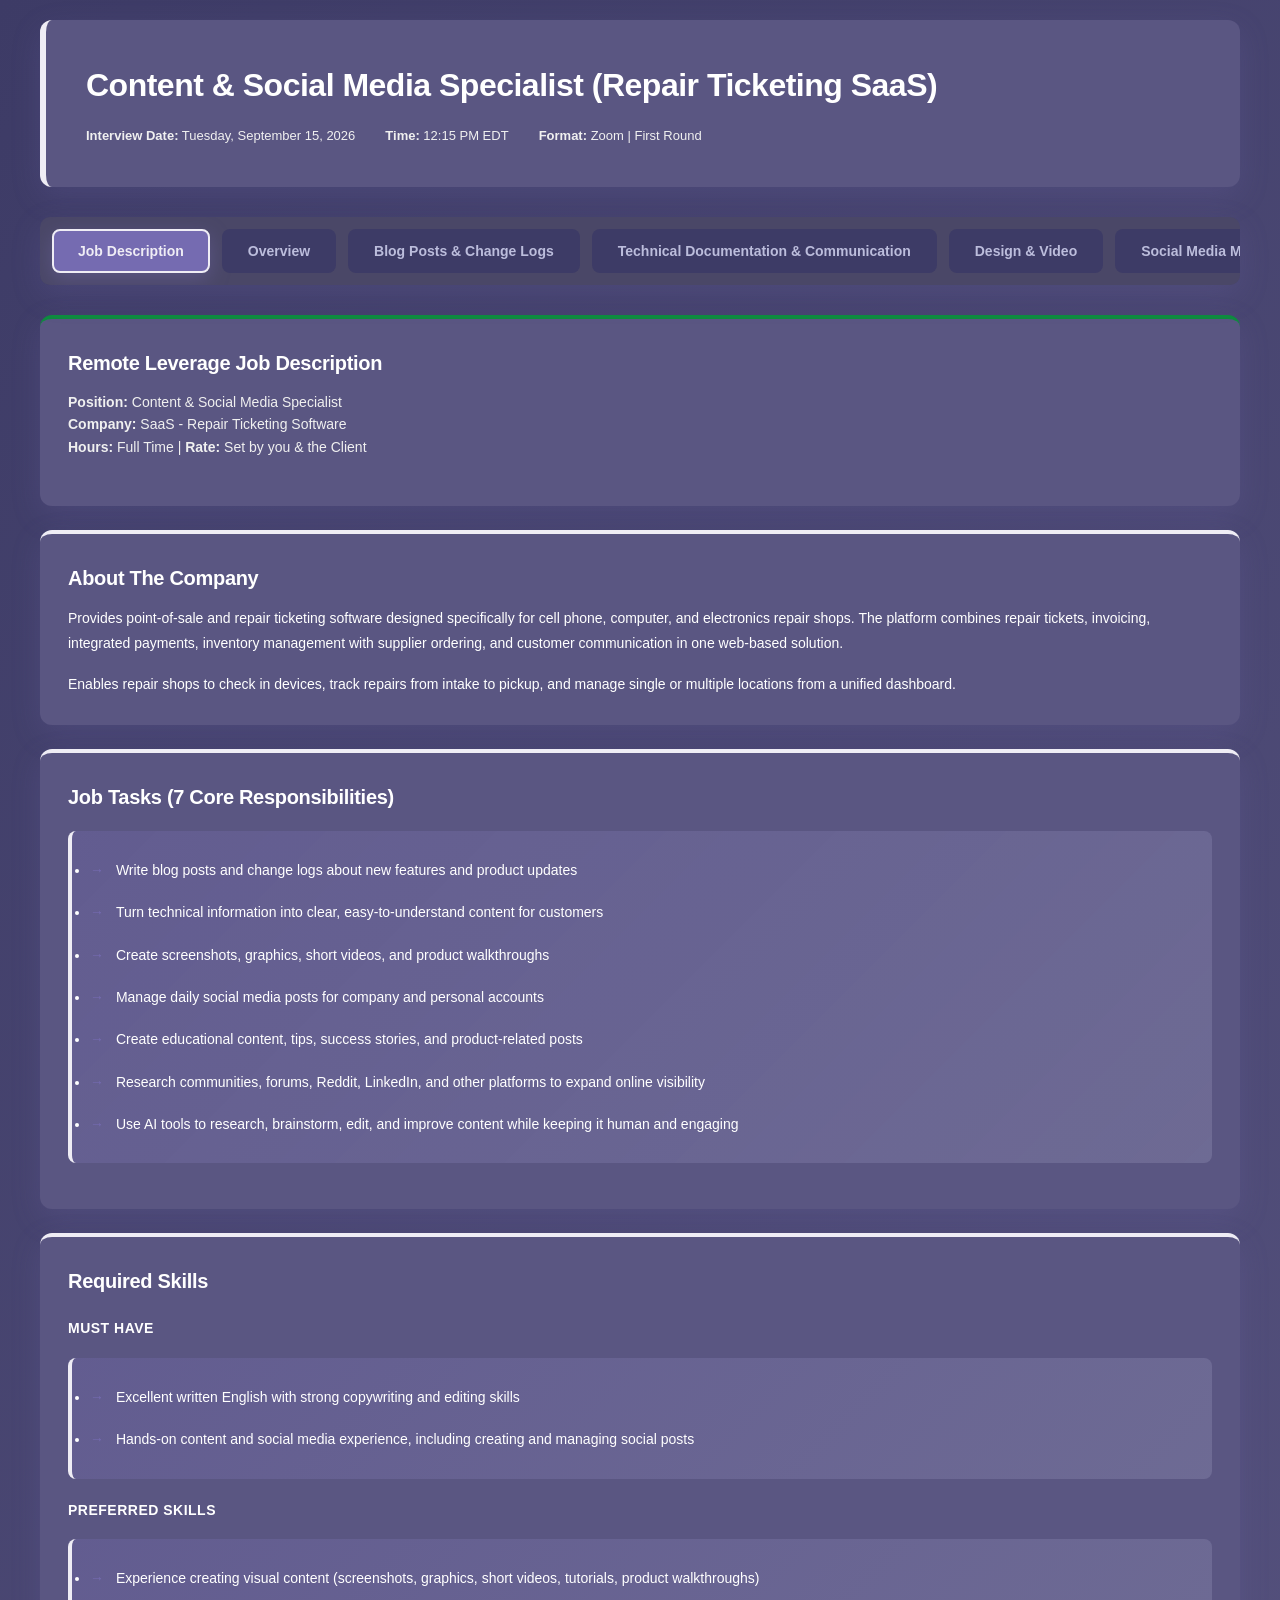
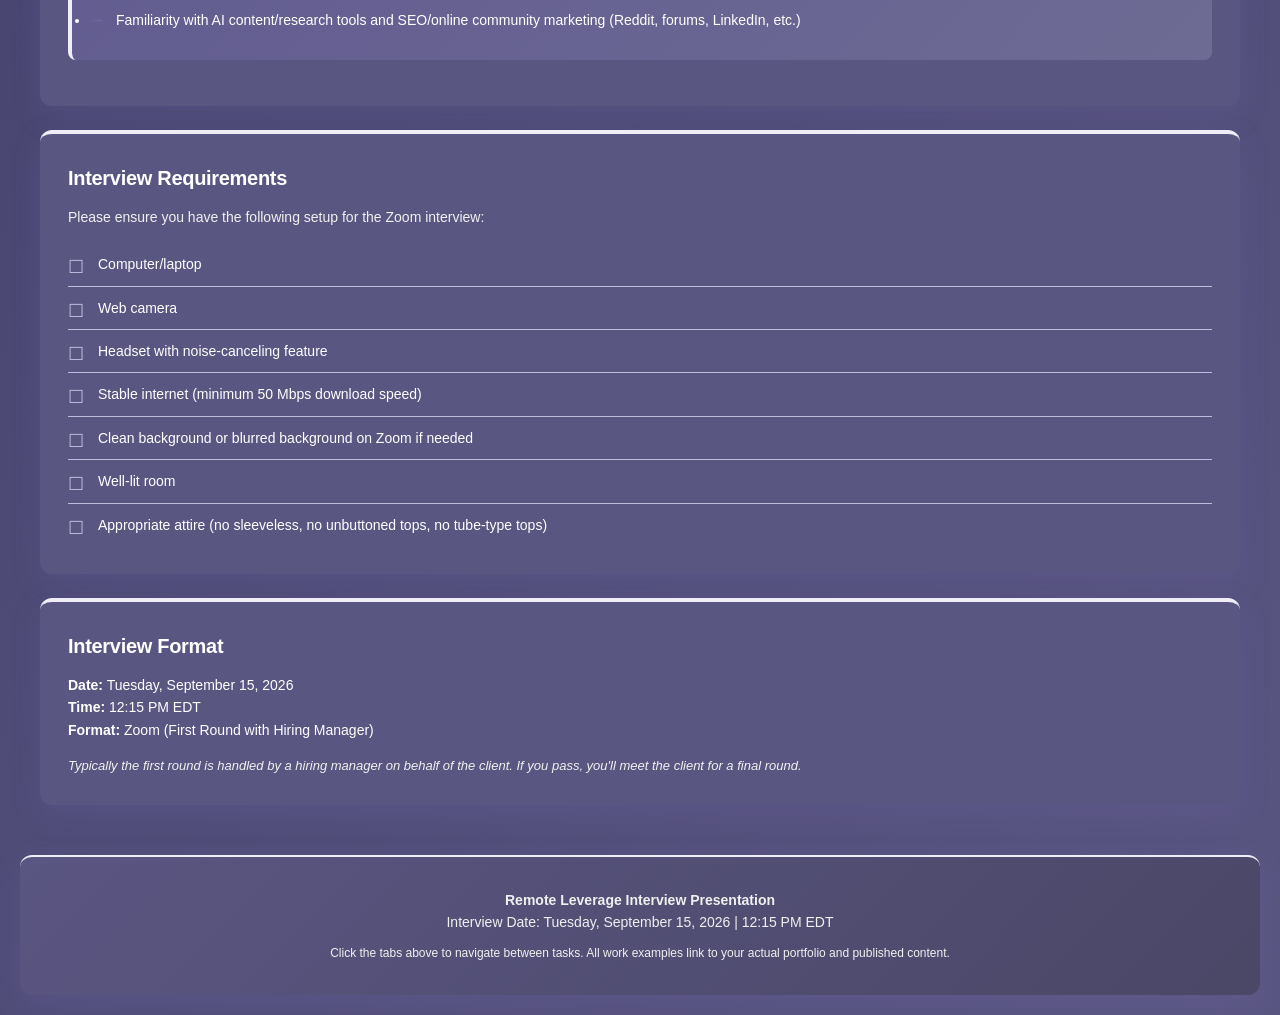
<file: index.html>
<!DOCTYPE html>
<html lang="en">
<head>
    <meta charset="UTF-8">
    <meta name="viewport" content="width=device-width, initial-scale=1.0">
    <title>Remote Leverage Interview - Presentation Document</title>
    <style>
        * {
            margin: 0;
            padding: 0;
            box-sizing: border-box;
        }

        :root {
            --primary: #756bb1;
            --primary-light: #bcbddc;
            --primary-lightest: #efedf5;
            --success: #0e8c3f;
            --warning: #f5a623;
            --danger: #d84315;
            --bg-light: #f8f9fa;
            --text-dark: #ffffff;
            --text-muted: #f0f0f0;
            --border: #bcbddc;
            --gradient-1: linear-gradient(135deg, #756bb1 0%, #bcbddc 100%);
            --gradient-2: linear-gradient(135deg, #756bb1 0%, #efedf5 100%);
            --gradient-3: linear-gradient(135deg, #bcbddc 0%, #756bb1 100%);
            --shadow: 0 10px 30px rgba(117, 107, 177, 0.2);
        }

        @media (prefers-color-scheme: dark) {
            :root {
                --text-dark: #f0f0f0;
                --text-muted: #999;
                --bg-light: #1a1a1a;
                --border: #333;
            }
        }

        body {
            font-family: -apple-system, BlinkMacSystemFont, 'Segoe UI', Roboto, 'Helvetica Neue', sans-serif;
            background: linear-gradient(135deg, #3d3b66 0%, #5a5682 100%);
            color: var(--text-dark);
            line-height: 1.6;
            padding: 20px;
            transition: background 0.3s ease;
        }

        @media (prefers-color-scheme: dark) {
            body {
                background: linear-gradient(135deg, #3d3b66 0%, #5a5682 100%);
            }
        }

        .container {
            max-width: 1200px;
            margin: 0 auto;
        }

        .header {
            background: #5a5682;
            border-radius: 12px;
            padding: 40px;
            margin-bottom: 30px;
            box-shadow: var(--shadow);
            border-left: 6px solid #efedf5;
            transition: all 0.3s ease;
            animation: slideInDown 0.6s ease-out;
        }

        @media (prefers-color-scheme: dark) {
            .header {
                background: #5a5682;
                border-left-color: #efedf5;
            }
        }

        @keyframes slideInDown {
            from {
                opacity: 0;
                transform: translateY(-20px);
            }
            to {
                opacity: 1;
                transform: translateY(0);
            }
        }

        .header h1 {
            font-size: 32px;
            font-weight: 700;
            margin-bottom: 10px;
            color: #ffffff;
            letter-spacing: -0.5px;
        }

        .header p {
            color: var(--text-muted);
            font-size: 15px;
            margin: 8px 0;
            font-weight: 500;
        }

        .meta {
            display: flex;
            gap: 30px;
            margin-top: 15px;
            font-size: 13px;
            color: var(--text-muted);
        }

        .nav-tabs {
            display: flex;
            gap: 12px;
            margin-bottom: 30px;
            background: #4a4767;
            padding: 12px;
            border-radius: 10px;
            overflow-x: auto;
            box-shadow: var(--shadow);
            animation: slideInUp 0.6s ease-out 0.2s both;
        }

        @media (prefers-color-scheme: dark) {
            .nav-tabs {
                background: #4a4767;
            }
        }

        @keyframes slideInUp {
            from {
                opacity: 0;
                transform: translateY(20px);
            }
            to {
                opacity: 1;
                transform: translateY(0);
            }
        }

        .nav-tabs button {
            padding: 12px 24px;
            border: 2px solid transparent;
            background: #3d3b66;
            cursor: pointer;
            border-radius: 8px;
            font-size: 14px;
            font-weight: 600;
            white-space: nowrap;
            transition: all 0.3s cubic-bezier(0.4, 0, 0.2, 1);
            color: #bcbddc;
        }

        @media (prefers-color-scheme: dark) {
            .nav-tabs button {
                background: #3d3b66;
                color: #bcbddc;
            }
        }

        .nav-tabs button:hover {
            background: #756bb1;
            color: #efedf5;
            transform: translateY(-2px);
            box-shadow: 0 4px 12px rgba(239, 237, 245, 0.2);
        }

        @media (prefers-color-scheme: dark) {
            .nav-tabs button:hover {
                background: #756bb1;
                color: #efedf5;
            }
        }

        .nav-tabs button.active {
            background: #756bb1;
            color: #efedf5;
            border-color: #efedf5;
            box-shadow: 0 6px 20px rgba(117, 107, 177, 0.4);
        }

        .task-section {
            display: none;
            animation: fadeIn 0.5s ease;
        }

        .task-section.active {
            display: block;
        }

        @keyframes fadeIn {
            from {
                opacity: 0;
                transform: translateY(10px);
            }
            to {
                opacity: 1;
                transform: translateY(0);
            }
        }

        .card {
            background: #5a5682;
            border-radius: 12px;
            padding: 28px;
            margin-bottom: 24px;
            box-shadow: var(--shadow);
            border-top: 4px solid #efedf5;
            transition: all 0.3s cubic-bezier(0.4, 0, 0.2, 1);
            animation: slideInUp 0.6s ease-out;
        }

        @media (prefers-color-scheme: dark) {
            .card {
                background: #5a5682;
                border-top-color: #efedf5;
            }
        }

        .card:hover {
            transform: translateY(-4px);
            box-shadow: 0 15px 40px rgba(117, 107, 177, 0.3);
        }

        .card h3 {
            font-size: 20px;
            font-weight: 700;
            color: var(--text-dark);
            margin-bottom: 12px;
            display: flex;
            align-items: center;
            gap: 10px;
            letter-spacing: -0.3px;
        }

        .card h4 {
            font-size: 14px;
            color: #ffffff;
            text-transform: uppercase;
            font-weight: 600;
            letter-spacing: 0.5px;
            margin: 20px 0 10px 0;
        }

        .card:first-child {
            border-top-color: var(--success);
        }

        .proof-points {
            background: linear-gradient(135deg, rgba(117, 107, 177, 0.3) 0%, rgba(188, 189, 220, 0.2) 100%);
            padding: 18px;
            border-left: 4px solid #efedf5;
            border-radius: 8px;
            margin: 18px 0;
            transition: all 0.3s ease;
        }

        @media (prefers-color-scheme: dark) {
            .proof-points {
                background: linear-gradient(135deg, rgba(117, 107, 177, 0.3) 0%, rgba(188, 189, 220, 0.2) 100%);
                border-left-color: #efedf5;
            }
        }

        .proof-points:hover {
            transform: translateX(4px);
            box-shadow: 0 4px 12px rgba(239, 237, 245, 0.2);
        }

        .proof-points ul {
            list-style: none;
            padding: 0;
        }

        .proof-points li {
            padding: 10px 0;
            font-size: 14px;
            font-weight: 500;
            color: var(--text-dark);
            transition: all 0.2s ease;
        }

        .proof-points li:hover {
            transform: translateX(4px);
        }

        .proof-points li:before {
            content: "→ ";
            color: var(--primary);
            font-weight: bold;
            margin-right: 8px;
        }

        .work-example {
            background: linear-gradient(135deg, rgba(117, 107, 177, 0.3) 0%, rgba(188, 189, 220, 0.2) 100%);
            border-left: 4px solid #bcbddc;
            padding: 14px 16px;
            border-radius: 8px;
            margin: 12px 0;
            font-size: 14px;
            transition: all 0.3s ease;
        }

        @media (prefers-color-scheme: dark) {
            .work-example {
                background: linear-gradient(135deg, rgba(117, 107, 177, 0.3) 0%, rgba(188, 189, 220, 0.2) 100%);
                border-left-color: #bcbddc;
            }
        }

        .work-example:hover {
            transform: translateX(4px);
            box-shadow: 0 4px 12px rgba(239, 237, 245, 0.2);
        }

        .work-example a {
            color: #efedf5;
            text-decoration: none;
            font-weight: 600;
            position: relative;
            transition: all 0.3s ease;
        }

        .work-example a:visited {
            color: #bcbddc;
        }

        .work-example a:after {
            content: '';
            position: absolute;
            bottom: -2px;
            left: 0;
            width: 0;
            height: 2px;
            background: #efedf5;
            transition: width 0.3s cubic-bezier(0.4, 0, 0.2, 1);
        }

        .work-example a:hover {
            color: #bcbddc;
        }

        .work-example a:visited:hover {
            color: #efedf5;
        }

        .work-example a:hover:after {
            width: 100%;
            background: #bcbddc;
        }

        .interview-answer {
            background: #fffbf0;
            border-left: 4px solid var(--warning);
            padding: 15px;
            border-radius: 6px;
            margin: 15px 0;
            font-style: italic;
            color: #333;
        }

        .code-block {
            background: linear-gradient(135deg, #3d3b66 0%, #2a2849 100%);
            color: #efedf5;
            padding: 20px;
            border-radius: 8px;
            overflow-x: auto;
            font-family: 'Courier New', Courier, monospace;
            font-size: 13px;
            margin: 18px 0;
            line-height: 1.6;
            box-shadow: 0 4px 12px rgba(117, 107, 177, 0.3);
            border-left: 4px solid #bcbddc;
        }

        .checklist {
            list-style: none;
            padding: 0;
        }

        .checklist li {
            padding: 10px 0;
            padding-left: 30px;
            position: relative;
            font-size: 14px;
            border-bottom: 1px solid var(--border);
        }

        .checklist li:last-child {
            border-bottom: none;
        }

        .checklist li:before {
            content: "☐";
            position: absolute;
            left: 0;
            font-size: 18px;
            color: var(--border);
        }

        .checklist li.completed:before {
            content: "☑";
            color: var(--success);
        }

        .alert {
            background: #fff3cd;
            border-left: 4px solid var(--warning);
            padding: 15px;
            border-radius: 6px;
            margin: 15px 0;
            font-size: 14px;
        }

        .alert.success {
            background: #d4edda;
            border-left-color: var(--success);
            color: #155724;
        }

        .two-column {
            display: grid;
            grid-template-columns: 1fr 1fr;
            gap: 20px;
            margin: 15px 0;
        }

        .tip {
            background: linear-gradient(135deg, rgba(117, 107, 177, 0.3) 0%, rgba(188, 189, 220, 0.2) 100%);
            border-radius: 8px;
            padding: 14px 16px;
            font-size: 14px;
            font-weight: 500;
            color: #efedf5;
            margin: 12px 0;
            border-left: 4px solid #bcbddc;
            transition: all 0.3s ease;
        }

        @media (prefers-color-scheme: dark) {
            .tip {
                background: linear-gradient(135deg, rgba(117, 107, 177, 0.3) 0%, rgba(188, 189, 220, 0.2) 100%);
                color: #efedf5;
                border-left-color: #bcbddc;
            }
        }

        .tip:hover {
            transform: translateX(4px);
            box-shadow: 0 4px 12px rgba(239, 237, 245, 0.2);
        }

        .tip:before {
            content: "→ ";
            margin-right: 8px;
            font-weight: bold;
            color: #efedf5;
        }

        .footer {
            background: linear-gradient(135deg, #5a5682 0%, #4a4767 100%);
            border-radius: 12px;
            padding: 32px;
            text-align: center;
            margin-top: 50px;
            box-shadow: var(--shadow);
            color: var(--text-muted);
            font-size: 14px;
            border-top: 2px solid #efedf5;
            animation: slideInUp 0.6s ease-out 0.4s both;
        }

        @media (prefers-color-scheme: dark) {
            .footer {
                background: linear-gradient(135deg, #5a5682 0%, #4a4767 100%);
                border-top-color: #efedf5;
            }
        }

        .footer p {
            transition: all 0.3s ease;
            font-weight: 500;
        }

        .footer p:hover {
            color: var(--primary);
        }

        .task-map {
            display: grid;
            grid-template-columns: 1fr 1fr;
            gap: 15px;
            margin: 20px 0;
        }

        .task-item {
            background: #f0f7ff;
            padding: 15px;
            border-radius: 8px;
            border-left: 4px solid var(--primary);
        }

        .task-item h5 {
            font-size: 13px;
            color: var(--primary);
            font-weight: 600;
            margin-bottom: 8px;
        }

        .task-item p {
            font-size: 12px;
            color: var(--text-muted);
            margin: 5px 0;
        }

        @media (max-width: 768px) {
            .two-column, .task-map {
                grid-template-columns: 1fr;
            }

            .header {
                padding: 20px;
            }

            .nav-tabs {
                flex-direction: column;
            }

            .nav-tabs button {
                width: 100%;
            }
        }
    </style>
</head>
<body>
    <div class="container">
        <!-- Header -->
        <div class="header">
            <h1>Content & Social Media Specialist (Repair Ticketing SaaS)</h1>
            <div class="meta">
                <div><strong>Interview Date:</strong> Tuesday, September 15, 2026</div>
                <div><strong>Time:</strong> 12:15 PM EDT</div>
                <div><strong>Format:</strong> Zoom | First Round</div>
            </div>
        </div>

        <!-- Navigation Tabs -->
        <div class="nav-tabs" id="navTabs">
            <button class="tab-btn active" data-tab="job-description">Job Description</button>
            <button class="tab-btn" data-tab="opening">Overview</button>
            <button class="tab-btn" data-tab="task1">Blog Posts & Change Logs</button>
            <button class="tab-btn" data-tab="task2">Technical Documentation & Communication</button>
            <button class="tab-btn" data-tab="task3">Design & Video</button>
            <button class="tab-btn" data-tab="task4">Social Media Management</button>
            <button class="tab-btn" data-tab="task5">Educational Content</button>
            <button class="tab-btn" data-tab="task6">Community Engagement</button>
            <button class="tab-btn" data-tab="task7">Applying AI Tools</button>
        </div>

        <!-- JOB DESCRIPTION -->
        <div id="job-description" class="task-section active">
            <div class="card">
                <h3>Remote Leverage Job Description</h3>
                <div style="font-size: 14px; color: var(--text-muted); margin-bottom: 20px;">
                    <p><strong>Position:</strong> Content & Social Media Specialist</p>
                    <p><strong>Company:</strong> SaaS - Repair Ticketing Software</p>
                    <p><strong>Hours:</strong> Full Time | <strong>Rate:</strong> Set by you & the Client</p>
                </div>
            </div>

            <div class="card">
                <h3>About The Company</h3>
                <p style="font-size: 14px; line-height: 1.8; color: var(--text-dark); margin-bottom: 15px;">
                    Provides point-of-sale and repair ticketing software designed specifically for cell phone, computer, and electronics repair shops. The platform combines repair tickets, invoicing, integrated payments, inventory management with supplier ordering, and customer communication in one web-based solution.
                </p>
                <p style="font-size: 14px; line-height: 1.8; color: var(--text-dark);">
                    Enables repair shops to check in devices, track repairs from intake to pickup, and manage single or multiple locations from a unified dashboard.
                </p>
            </div>

            <div class="card">
                <h3>Job Tasks (7 Core Responsibilities)</h3>
                <ul class="proof-points">
                    <li>Write blog posts and change logs about new features and product updates</li>
                    <li>Turn technical information into clear, easy-to-understand content for customers</li>
                    <li>Create screenshots, graphics, short videos, and product walkthroughs</li>
                    <li>Manage daily social media posts for company and personal accounts</li>
                    <li>Create educational content, tips, success stories, and product-related posts</li>
                    <li>Research communities, forums, Reddit, LinkedIn, and other platforms to expand online visibility</li>
                    <li>Use AI tools to research, brainstorm, edit, and improve content while keeping it human and engaging</li>
                </ul>
            </div>

            <div class="card">
                <h3>Required Skills</h3>
                <h4>Must Have</h4>
                <ul class="proof-points">
                    <li>Excellent written English with strong copywriting and editing skills</li>
                    <li>Hands-on content and social media experience, including creating and managing social posts</li>
                </ul>

                <h4>Preferred Skills</h4>
                <ul class="proof-points">
                    <li>Experience creating visual content (screenshots, graphics, short videos, tutorials, product walkthroughs)</li>
                    <li>Familiarity with AI content/research tools and SEO/online community marketing (Reddit, forums, LinkedIn, etc.)</li>
                </ul>
            </div>

            <div class="card">
                <h3>Interview Requirements</h3>
                <p style="font-size: 14px; color: var(--text-muted); margin-bottom: 15px;">Please ensure you have the following setup for the Zoom interview:</p>
                <ul class="checklist">
                    <li>Computer/laptop</li>
                    <li>Web camera</li>
                    <li>Headset with noise-canceling feature</li>
                    <li>Stable internet (minimum 50 Mbps download speed)</li>
                    <li>Clean background or blurred background on Zoom if needed</li>
                    <li>Well-lit room</li>
                    <li>Appropriate attire (no sleeveless, no unbuttoned tops, no tube-type tops)</li>
                </ul>
            </div>

            <div class="card">
                <h3>Interview Format</h3>
                <p style="font-size: 14px; color: var(--text-dark); margin-bottom: 12px;">
                    <strong>Date:</strong> Tuesday, September 15, 2026<br>
                    <strong>Time:</strong> 12:15 PM EDT<br>
                    <strong>Format:</strong> Zoom (First Round with Hiring Manager)
                </p>
                <p style="font-size: 13px; color: var(--text-muted); margin-top: 15px; font-style: italic;">
                    Typically the first round is handled by a hiring manager on behalf of the client. If you pass, you'll meet the client for a final round.
                </p>
            </div>
        </div>

        <!-- OVERVIEW WITH EXAMPLES -->
        <div id="opening" class="task-section">
            <div class="card">
                <h3>Overview</h3>
            </div>

            <div class="card">
                <h3>Experience</h3>
                <h4>Blog & Content Publishing</h4>
                <div class="work-example">
                    <strong>Sakuraco Blog:</strong> <a href="https://sakura.co/authors/tokyoterry" target="_blank">104 Published Articles</a> (Cultural & Travel Content)
                </div>
                <div class="work-example">
                     <strong>Tokyo Treat Blog:</strong> <a href="https://tokyotreat.com/authors/tokyoterry" target="_blank">13 Published Articles</a> (Food & Cultural Content)
                </div>
                <div class="work-example">
                    <strong>Yume Twins Blog:</strong> <a href="https://www.google.com/search?q=site%3Ayumetwins.com+%22By+Terry+T%22&num=10&sxsrf=APpeQnuGLRvl3A1jKDDgBabN0fg8EetxhQ%3A17881099199454" target="_blank">4 Published Articles</a> (Entertainment Content) | Discovered conservation story while at university, brought situation to seaturtles.org's attention
                </div>
                <div class="work-example">
                    <strong>Chizujin Blog:</strong> <a href="https://chizujin.wordpress.com/?s=Author%3A+Terry+T" target="_blank">Articles by Terry T</a> Older blog collecting and covering topics of interest; travel guides, sleep, etc.
                </div>
                <div class="work-example">
                    <strong>Environmental Journalism:</strong> <a href="https://seaturtles.org/mtv-damaged-sea-turtle-beach-in-tobago/" target="_blank">MTV Damaged: Sea Turtle Beach in Tobago</a> | Gathered research, wrote press release, worked with collective editor (tirnadmin network) to publish as part of conservation history
                </div>
                <div class="work-example">
                    <strong>Loose Records Japan:</strong> Co-founder | <a href="https://www.youtube.com/watch?v=v7qvFteijxw & graphic design" target="_blank">Video editing</a>, Managed Facebook, YouTube, Twitter for international artists
                </div>

                <h4>Technical Documentation & AI Integration</h4>
                <div class="work-example">
                    <strong>Woven by Toyota:</strong> Applied Diátaxis framework, created Git-based newsletter templates, integrated AI tools (ChatGPT, Claude, Gemini)
                </div>
                <div class="work-example">
                    <strong>LogicVein:</strong> Redesigned API documentation, automated document migration pipelines
                </div>
                <div class="work-example">
                    <strong>Rakuten:</strong> Established documentation department from ground zero
                </div>

                <h4>Training & Instruction</h4>
                <div class="work-example">
                    <strong>Eigotechnica:</strong> 17+ years | 1,000+ students trained | Test preparation coaching
                </div>
                <div class="work-example">
                    <strong>GLOVA:</strong> Managed full curriculum development, trained 100+ instructors
                </div>

                <h4>LinkedIn Profile</h4>
                <div class="work-example">
                    <strong>LinkedIn:</strong> <a href="https://www.linkedin.com/in/terry-t-895a31204/" target="_blank">linkedin.com/in/terry-t-895a31204</a>
                </div>
            </div>

        </div>



        <!-- Blog Posts & Changelogs -->
        <div id="task1" class="task-section">
            <div class="card">
                <h3>Blog Posts & Changelogs</h3>

                <h4>Experience</h4>
                <div class="work-example">
                    <strong><a href="https://sakura.co/authors/tokyoterry" target="_blank">Sakuraco Blog: 104 Articles</a>:</strong> Proven track record of publishing at scale
                </div>
                <div class="work-example">
                    <strong><a href="https://tokyotreat.com/authors/tokyoterry" target="_blank">Tokyo Treat: 13 Articles</a>:</strong> Content creation for diverse audiences
                </div>
                <div class="work-example">
                    <strong>Rakuten:</strong> Created product guides and feature documentation for various categories of Infrastructure as a Service (IaaS) - <strong><a href="https://share.google/aimode/nrKuceptfi0Tp3dhd" target="_blank">BMaaS, VMaaS, STaaS, RIaaS, NaaS</a></strong>  & updated document revision logs with semantic versioning: <a href="https://drive.google.com/file/d/1O9l03dXxpZg3Rva0eA1PQF72TDG--_O8/view?usp=drive_link" target="_blank"> Rakuten VMaaS, RIaaS Comparison</a>
                </div> 
                <div class="work-example">
                    <strong>Woven by Toyota:</strong> Created and updated technical documentation and user guides for various versions of Stargate product and services (v1.0.1 — patch, bug fix or security fix; v1.1.0 — minor, new feature added;, v1.1.0 → v2.0.0 — major, breaking change)<a href="https://drive.google.com/file/d/1tvnIn7ilIhLjG6UDZCULCfWlh1-RTG05/view?usp=drive_link" target="_blank"> e.g. Stargate Self-Hosted Runners for EMU</a>
                </div>

                <h4>Potential Actions</h4>
                <ul class="proof-points">
                    <li>Balance SEO optimization with informative / entertaining / educational content</li>
                    <li>Research repair shop and/or customer pain points</li>
                    <li>Translate features, updates, announcements into technical and non-technical language suitable for new technicians</li>
                    <li>Schedule and publish social media content tied to release cycles, feature launches, optimum posting times</li>
                    <li>Google Analytics (for tracking performance); Facebook, Instagram, TikTok, Twitter/X, Instagram (platforms for posting); YouTube (for video walkthroughs); Canva, Adobe Creative Suite (graphic design)</li>
                </ul>
            </div>
        </div>

        <!-- Technical Communication -->
        <div id="task2" class="task-section">
            <div class="card">
                <h3>Technical Communication</h3>

                <h4>Experience</h4>
                <div class="work-example">
                    <strong>Woven by Toyota:</strong> Applied Diátaxis framework to complex user guides | <a href="https://drive.google.com/file/d/1tvnIn7ilIhLjG6UDZCULCfWlh1-RTG05/view?usp=drive_link" target="_blank">Stargate Documentation</a>, extensive experience with Jira ticketing and GitHub issue tracking for product updates, bug fixes, and feature requests
                </div>
                <div class="work-example">
                    <strong>LogicVein:</strong> Redesigned <a href="https://drive.google.com/file/d/1MD3gLzChz81o0Qv8u9LUynzAzuN94V67/view?usp=drive_link" target="_blank">Thirdeye</a> and <a href="https://drive.google.com/file/d/1f2TOSX2BtzPa-g3vQE-ooNm3sO9wXXXt/view?usp=drive_link" target="_blank">Netld</a> product manuals; Updated <a href="https://logicvein.com/blog-and-news/" target="_blank">SEO markdown newsletter and blog files</a>, extensive experience withJira ticketing and GitHub issue tracking for product updates, bug fixes, and feature requests
                </div>
                <div class="work-example">
                    <strong><a href="https://drive.google.com/file/d/1tvnIn7ilIhLjG6UDZCULCfWlh1-RTG05/view?usp=drive_link" target="_blank">Stargate Self-Hosted Runners for EMU</a>:</strong> Technical documentation with structured formatting
                </div>
                <div class="work-example">
                    <strong><a href="https://drive.google.com/file/d/1YKNs7d5SrfoQB4npWkjXATzpIsY5BZan/view?usp=sharing" target="_blank">Inedo Repackaging Guide Newsletter</a>:</strong> Complex technical process documentation for developer clarity
                </div>

                <h4>Potential Actions</h4>
                <ul class="proof-points">
                    <li>Diátaxis framework applied to restructure complex product guides for diverse audiences (tutorials, how-to guides, explanations, and reference materials)</li>
                    <li>Focus on shop owner language: 'Check in devices,' 'track repairs'—not technical jargon</li>
                </ul>
            </div>
        </div>

        <!-- TASK 3 -->
        <div id="task3" class="task-section">
            <div class="card">
                <h3>Graphic Design & Videography</h3>

                <h4>Experience</h4>
                <div class="work-example">
                    <strong>Loose Records Japan:</strong> Video editing, graphic design (professional-level) for international artists | <a href="https://youtu.be/v7qvFteijxw?si=1w3JqHkN2xpLNbOC" target="_blank">Promo Video Example</a>
                </div>
                <div class="work-example">
                    <strong>Sumifuku Real Estate:</strong> <a href="https://sumifuku.net/?s=Terry" target="_blank">Visual workflow and content strategy</a> for photography and image editing pipeline; created assets for web content showing product integration across visual media
                </div>
                <div class="work-example">
                    <strong>Woven by Toyota:</strong> Created workflow documentation and training materials with visuals; developed instructional screenshots and process diagrams
                </div>
                <div class="work-example">
                    <strong><a href="https://chizujin.com/art-and-design/design/" target="_blank">Design Portfolio</a>:</strong> Complete art and design work samples
                </div>
                <div class="work-example">
                    <strong><a href="https://www.youtube.com/user/Chizujin" target="_blank">Video Editing Portfolio</a>:</strong> Professional video editing experience (Loose Records, private projects)
                </div>

                <h4>Potential Actions</h4>
                <ul class="proof-points">
                    <li>Adobe Premiere for professional video editing</li>
                    <li>Photoshop, Illustrator for graphic design and visual asset creation</li>
                    <li>Confirm brand guidelines and visual identity for consistent content creation (brand colors, typography, logo usage)</li>
                </ul>
            </div>
        </div>

        <!-- Manage Daily Social Media Posts -->
        <div id="task4" class="task-section">
            <div class="card">
                <h3>Manage Daily Social Media Posts</h3>

                <h4>Experience</h4>
                <div class="work-example">
                    <strong>Loose Records Japan:</strong> Devised content/engagement strategies across Facebook, YouTube, Twitter | Managed social media platforms | Coordinated promotional campaigns
                </div>
                <div class="work-example">
                    <strong>Chizujin Blog:</strong> <a href="https://chizujin.wordpress.com/?s=Author%3A+Terry+T" target="_blank">Articles by Terry T</a> Older blog collecting and covering topics of interest; travel guides, sleep, etc.
                </div>
                <div class="work-example">
                    <strong><a href="https://outsidein3.wordpress.com/" target="_blank">Outside In Blog</a>:</strong> ; local blog serving as workflow practice for content creation and social media management
                </div>
                <div class="work-example">
                    <strong><a href="https://www.instagram.com/chizujin" target="_blank">Instagram @chizujin</a>:</strong> Travel blogging through photography with occasional artistic content
                </div>

                <h4>Potential Actions</h4>
                <ul class="proof-points">
                    <li>Multi-platform social media management experience (Facebook, YouTube, Twitter, LinkedIn)</li>
                    <li>Platform-specific messaging strategies that resonate with target audiences</li>
                    <li>Content calendar mixing educational content (tips, features) with social proof (customer stories)</li>
                    <li>Weekly scheduling: Mon (industry tips), Tue (success stories), Wed (features), Thu (thought leadership), Fri (recaps)</li>
                </ul>
            </div>
        </div>

        <!-- TASK 5 -->
        <div id="task5" class="task-section">
            <div class="card">
                <h3>Educational Content</h3>

                <h4>Experience</h4>
                <div class="work-example">
                    <strong>Eigotechnica (17+ years):</strong> 1,000+ students trained | Test preparation coaching | Customized programs
                </div>
                <div class="work-example">
                    <strong>GLOVA:</strong> Managed full curriculum development | Trained 100+ instructors | Created learning materials
                </div>
                <div class="work-example">
                    <strong>Hosei University:</strong> Conducted university-level essay writing courses | Academic advising
                </div>
                <div class="work-example">
                    <strong><a href="https://drive.google.com/file/d/1YKNs7d5SrfoQB4npWkjXATzpIsY5BZan/view?usp=sharing" target="_blank">Appier AI Assistant Manual</a>:</strong> User Guide & Documentation for complex technical tools
                </div>
                <div class="work-example">
                    15+ years' experience in the education industry as an instructor, lesson planner, and curriculum developer
                </div>

                <h4>Potential Actions</h4>
                <ul class="proof-points">
                    <li>1,000+ students trained by breaking complex topics into digestible pieces</li>
                    <li>Tip-based content solving specific shop owner problems (faster checkout, better tracking)</li>
                    <li>Success stories demonstrating ROI and business impact for repair shop operators</li>
                    <li>Examples: "5 Ways to Organize Your Repair Queue", "[Shop Name] increased satisfaction by 25% with SMS notifications", "Hidden feature: Bulk invoice generation saves 30 min/week"</li>
                </ul>
            </div>
        </div>

        <!-- TASK 6 -->
        <div id="task6" class="task-section">
            <div class="card">
                <h3>Research Communities (Reddit, Forums, LinkedIn)</h3>

                <h4>Experience</h4>
                <div class="work-example">
                    <strong>Reddit:</strong> Active user with multiple accounts | Regular community visitor | r/computersupport, r/smallbusiness research
                </div>
                <div class="work-example">
                    <strong>Sumifuku:</strong> <a href="https://sumifuku.net/?s=Terry" target="_blank">Keyword research with Semrush</a> | Competitor analysis and benchmarking
                </div>
                <div class="work-example">
                    <strong>Loose Records:</strong> Community engagement strategy for international artists
                </div>
                <div class="work-example">
                    <strong>Google Trends & AnswerThePublic:</strong> Search volume analysis and demand signal research for content validation
                </div>

                <h4>Potential Actions</h4>
                <ul class="proof-points">
                    <li>Active Reddit participation across repair and small business communities (r/computersupport, r/smallbusiness, r/electronics_repair)</li>
                    <li>Semrush keyword analysis and Google Trends for demand signals and content gaps</li>
                    <li>LinkedIn community research to identify trending topics and shop owner pain points</li>
                    <li>Data-driven strategy combining authentic community insights with keyword validation</li>
                </ul>
            </div>
        </div>

        <!-- TASK 7 -->
        <div id="task7" class="task-section">
            <div class="card">
                <h3>Applying AI Tools</h3>

                <h4>Experience</h4>
                <div class="work-example">
                    <strong>Woven by Toyota:</strong> Developed AI-assisted documentation automation workflows | Trained internal AI models | Integrated ChatGPT, Claude, Gemini, Grok, Copilot, Wovey
                </div>
                <div class="work-example">
                    <strong><a href="https://sakura.co/authors/tokyoterry" target="_blank">Ichigo Inc. / Sakuraco</a>:</strong> Created AI-optimized prompts | Produced SEO-optimized articles using ChatGPT, Grok, Claude, Gemini
                </div>
                <div class="work-example">
                    <strong><a href="https://drive.google.com/drive/u/0/folders/1oZy8uJjVAkqv7O3s8NuB6-q7nrPkmTZM" target="_blank">ProGet Repackaging Guide</a>:</strong> Documented complex technical processes using AI-assisted content structuring for developer clarity
                </div>
                <div class="work-example">
                    <strong><a href="https://drive.google.com/file/d/1YKNs7d5SrfoQB4npWkjXATzpIsY5BZan/view?usp=sharing" target="_blank">AIQUA AI Helper</a>:</strong> Created AI integration documentation and prompt templates for enterprise teams
                </div>

                <h4>Potential Actions</h4>
                <ul class="proof-points">
                    <li>Claude and ChatGPT as research and brainstorming partners</li>
                    <li>AI handles research and first draft; human review adds judgment, brand voice, and accuracy</li>
                    <li>5-step workflow: Research → Brainstorm → Draft → Edit & Refine → Human Review</li>
                    <li>Efficient workflow without sacrificing authenticity or editorial quality</li>
                </ul>
            </div>
        </div>

    </div>

    <div class="footer">
        <p><strong>Remote Leverage Interview Presentation</strong></p>
        <p>Interview Date: Tuesday, September 15, 2026 | 12:15 PM EDT</p>
        <p style="margin-top: 10px; font-size: 12px;">Click the tabs above to navigate between tasks. All work examples link to your actual portfolio and published content.</p>
    </div>

    <script>
        const tabButtons = document.querySelectorAll('.tab-btn');
        const taskSections = document.querySelectorAll('.task-section');

        tabButtons.forEach(button => {
            button.addEventListener('click', () => {
                const tabName = button.getAttribute('data-tab');

                tabButtons.forEach(btn => btn.classList.remove('active'));
                taskSections.forEach(section => section.classList.remove('active'));

                button.classList.add('active');
                document.getElementById(tabName).classList.add('active');
            });
        });
    </script>
</body>
</html>
</file>
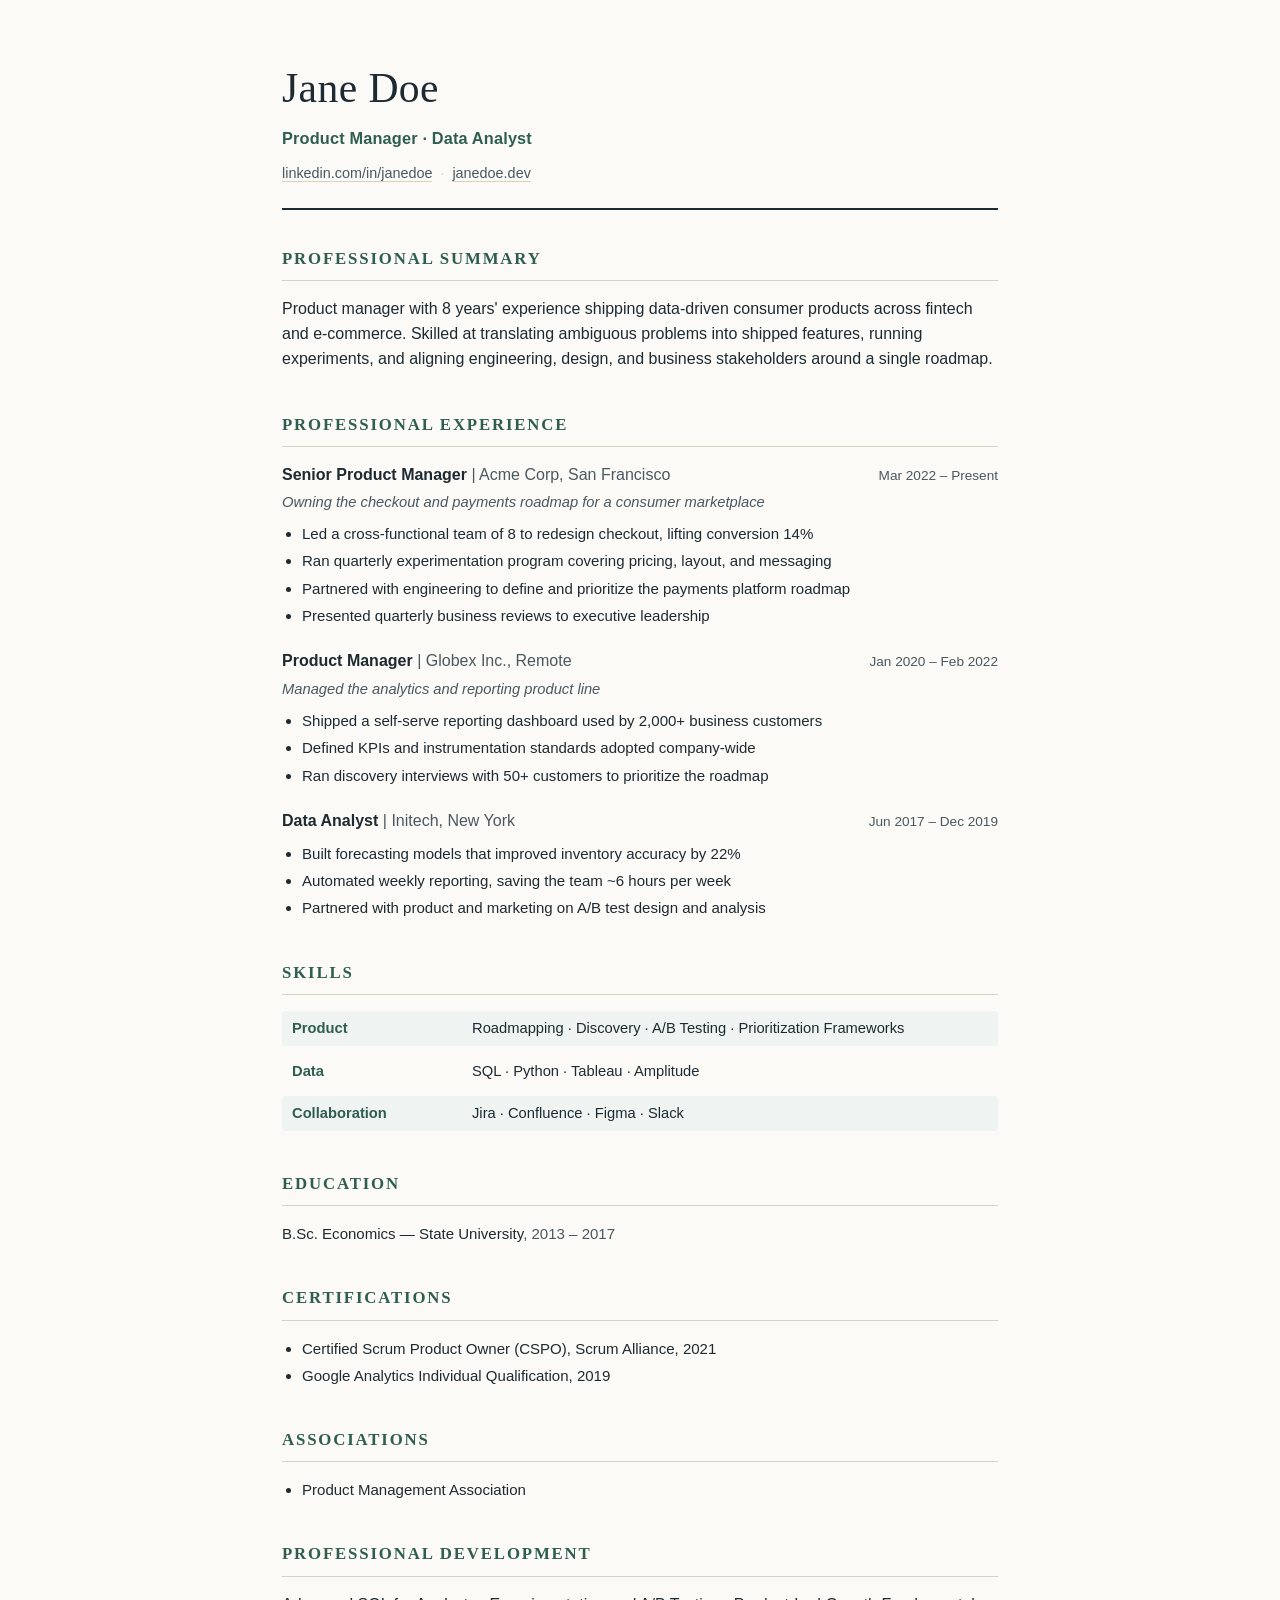
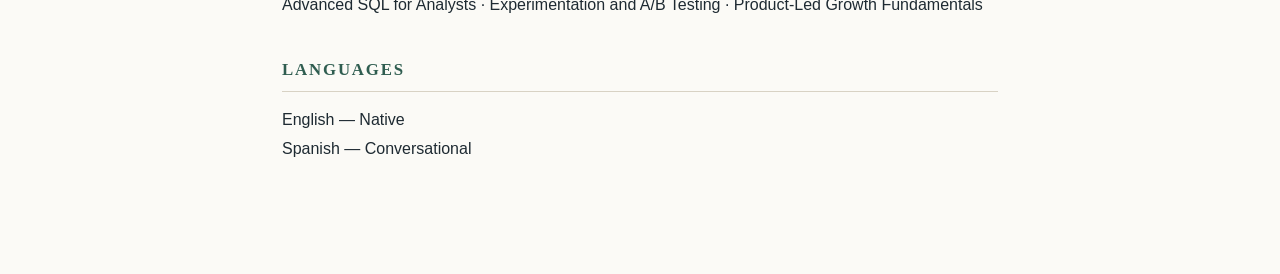
<file: resume-template/resume-template/index.html>
<!DOCTYPE html>
<html lang="en">
<head>
  <meta charset="UTF-8">
  <meta name="viewport" content="width=device-width, initial-scale=1.0">
  <title>Resume</title>
  <meta name="description" content="Resume">
  <link rel="stylesheet" href="resume.css">
</head>
<body>

  <article class="resume" id="resume-root">
    <p class="loading">Loading resume…</p>
  </article>

  <script src="resume.js"></script>
</body>
</html>
</file>
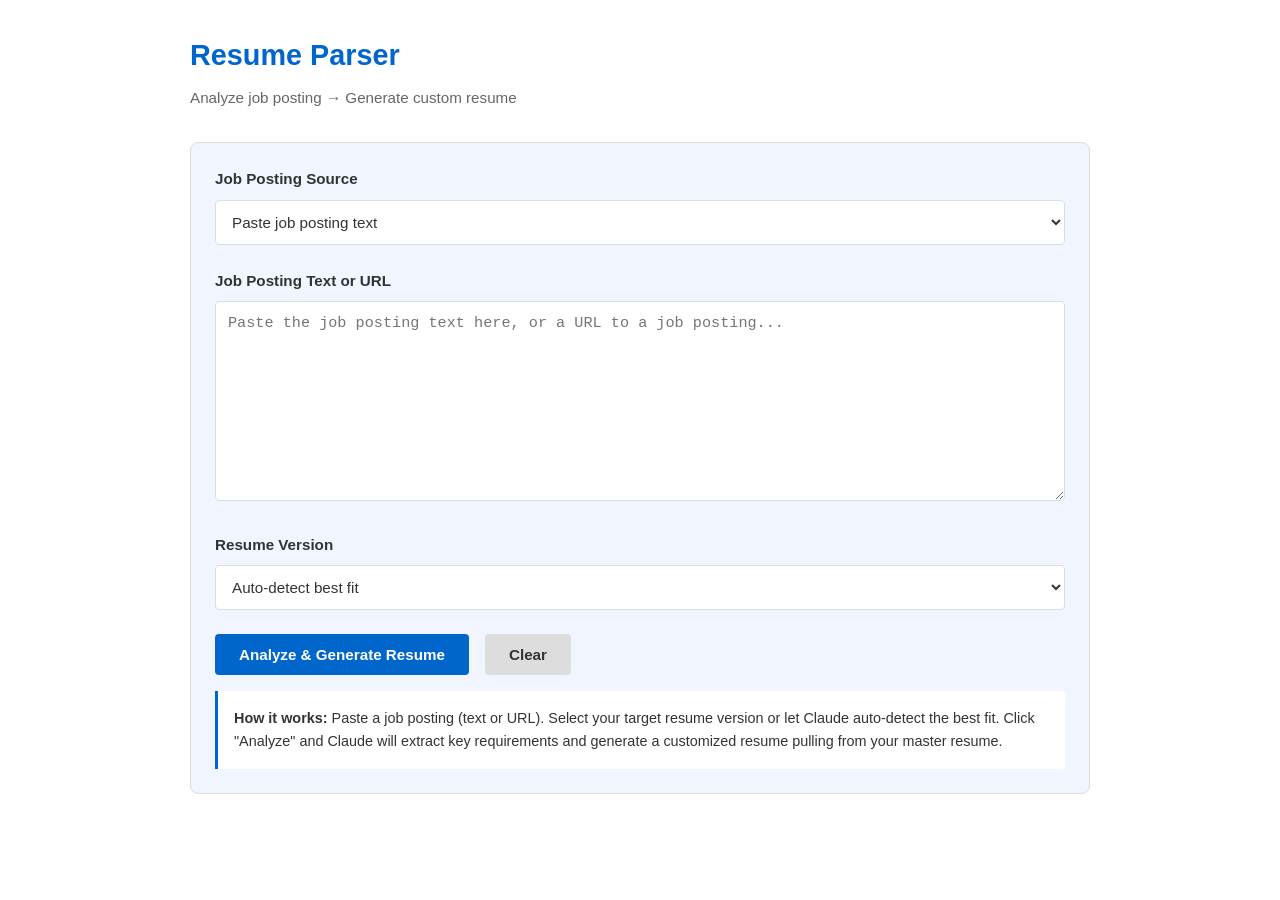
<file: resume_parser.html>
<!DOCTYPE html>
<html lang="en">
<head>
  <meta charset="utf-8">
  <meta name="viewport" content="width=device-width, initial-scale=1">
  <title>Resume Parser - Terry T</title>
  <style>
    * { margin: 0; padding: 0; box-sizing: border-box; }
    :root {
      --bg: #ffffff;
      --text: #333333;
      --border: #dddddd;
      --accent: #0066cc;
      --accent-light: #f0f5ff;
    }
    @media (prefers-color-scheme: dark) {
      :root {
        --bg: #1a1a1a;
        --text: #e0e0e0;
        --border: #444444;
        --accent: #4a9eff;
        --accent-light: #1a2a3a;
      }
    }
    body {
      font-family: -apple-system, BlinkMacSystemFont, 'Segoe UI', sans-serif;
      background: var(--bg);
      color: var(--text);
      line-height: 1.6;
      padding: 2rem;
    }
    .container {
      max-width: 900px;
      margin: 0 auto;
    }
    h1 {
      font-size: 1.8rem;
      margin-bottom: 0.5rem;
      color: var(--accent);
    }
    .subtitle {
      color: #666;
      margin-bottom: 2rem;
      font-size: 0.95rem;
    }
    .form-section {
      background: var(--accent-light);
      border: 1px solid var(--border);
      border-radius: 8px;
      padding: 1.5rem;
      margin-bottom: 2rem;
    }
    .form-group {
      margin-bottom: 1.5rem;
    }
    label {
      display: block;
      font-weight: 600;
      margin-bottom: 0.5rem;
      font-size: 0.95rem;
    }
    textarea, input[type="text"], select {
      width: 100%;
      padding: 0.75rem;
      border: 1px solid var(--border);
      border-radius: 4px;
      font-family: inherit;
      font-size: 0.95rem;
      background: var(--bg);
      color: var(--text);
    }
    textarea {
      resize: vertical;
      min-height: 200px;
      font-family: 'Monaco', 'Courier New', monospace;
    }
    textarea:focus, input:focus, select:focus {
      outline: none;
      border-color: var(--accent);
      box-shadow: 0 0 0 3px var(--accent-light);
    }
    .button-group {
      display: flex;
      gap: 1rem;
      flex-wrap: wrap;
    }
    button {
      padding: 0.75rem 1.5rem;
      border: none;
      border-radius: 4px;
      font-weight: 600;
      cursor: pointer;
      font-size: 0.95rem;
      transition: all 0.2s;
    }
    .btn-primary {
      background: var(--accent);
      color: white;
    }
    .btn-primary:hover {
      opacity: 0.9;
      transform: translateY(-1px);
    }
    .btn-secondary {
      background: var(--border);
      color: var(--text);
    }
    .btn-secondary:hover {
      opacity: 0.8;
    }
    .note {
      background: var(--bg);
      border-left: 3px solid var(--accent);
      padding: 1rem;
      margin-top: 1rem;
      border-radius: 0 4px 4px 0;
      font-size: 0.9rem;
    }
    .output-section {
      display: none;
      margin-top: 2rem;
    }
    .output-section.active {
      display: block;
    }
    .output-header {
      display: flex;
      justify-content: space-between;
      align-items: center;
      margin-bottom: 1rem;
    }
    .output-header h2 {
      font-size: 1.3rem;
    }
    #output {
      background: var(--bg);
      border: 1px solid var(--border);
      border-radius: 4px;
      padding: 1.5rem;
      white-space: pre-wrap;
      word-break: break-word;
      font-family: 'Monaco', 'Courier New', monospace;
      font-size: 0.85rem;
      line-height: 1.4;
      max-height: 600px;
      overflow-y: auto;
    }
    .spinner {
      display: inline-block;
      width: 16px;
      height: 16px;
      border: 2px solid var(--border);
      border-top-color: var(--accent);
      border-radius: 50%;
      animation: spin 0.6s linear infinite;
    }
    @keyframes spin {
      to { transform: rotate(360deg); }
    }
  </style>
</head>
<body>

<div class="container">
  <h1>Resume Parser</h1>
  <div class="subtitle">Analyze job posting → Generate custom resume</div>

  <div class="form-section">
    <div class="form-group">
      <label for="jobSource">Job Posting Source</label>
      <select id="jobSource">
        <option value="text">Paste job posting text</option>
        <option value="url">Paste job posting URL</option>
      </select>
    </div>

    <div class="form-group">
      <label for="jobInput">Job Posting Text or URL</label>
      <textarea id="jobInput" placeholder="Paste the job posting text here, or a URL to a job posting..."></textarea>
    </div>

    <div class="form-group">
      <label for="resumeVersion">Resume Version</label>
      <select id="resumeVersion">
        <option value="auto">Auto-detect best fit</option>
        <option value="technical">Technical Writing & Documentation</option>
        <option value="content">Content & SEO Writing</option>
        <option value="instruction">Instruction, Training & Curriculum</option>
      </select>
    </div>

    <div class="button-group">
      <button class="btn-primary" onclick="analyzeJobPosting()">
        <span id="btnText">Analyze & Generate Resume</span>
        <span id="spinner" class="spinner" style="display: none; margin-left: 0.5rem;"></span>
      </button>
      <button class="btn-secondary" onclick="clearForm()">Clear</button>
    </div>

    <div class="note">
      <strong>How it works:</strong> Paste a job posting (text or URL). Select your target resume version or let Claude auto-detect the best fit. Click "Analyze" and Claude will extract key requirements and generate a customized resume pulling from your master resume.
    </div>
  </div>

  <div class="output-section" id="outputSection">
    <div class="output-header">
      <h2>Customized Resume</h2>
      <div class="button-group">
        <button class="btn-secondary" onclick="copyToClipboard()">Copy to Clipboard</button>
        <button class="btn-secondary" onclick="downloadAsMarkdown()">Download .md</button>
      </div>
    </div>
    <div id="output"></div>
  </div>
</div>

<script>
async function analyzeJobPosting() {
  const jobInput = document.getElementById('jobInput').value.trim();
  const resumeVersion = document.getElementById('resumeVersion').value;

  if (!jobInput) {
    alert('Please paste a job posting or URL');
    return;
  }

  const btnText = document.getElementById('btnText');
  const spinner = document.getElementById('spinner');

  btnText.textContent = 'Analyzing...';
  spinner.style.display = 'inline-block';

  // Create prompt for Claude to analyze
  const prompt = `# HIRING MANAGER PROMPT: ATS-Optimized Resume Generator
**Version 1.0** | Expert AI Prompting + ATS Strategy

## RESUME DATA
RESUME VERSION: ${resumeVersion === 'auto' ? 'Auto-detect best fit' : resumeVersion}

JOB POSTING:
---
${jobInput}
---

## YOUR TASK:

You are a **Senior Hiring Manager & ATS Optimization Specialist** with 15+ years of recruiting experience.

**Step 1: Analyze the job posting**
- Extract key skills, requirements, and focus areas
- Identify HIGH, MEDIUM, LOW weight keywords for ATS matching
- Note required vs. nice-to-have qualifications

**Step 2: Select best resume version**
- Choose from master-resume.md: Technical Writing, Content/SEO, or Instruction/Training
- Match to job posting focus

**Step 3: Flag common resume issues**
Check for and avoid:
- Inconsistent date formats
- Vague job titles that don't match job posting language
- Bullets with no quantifiable outcomes
- Generic summary without keywords
- Missing ATS keywords
- Keyword stuffing or unnatural language

**Step 4: Generate customized resume**
Structure (ATS-optimal order):
1. CONTACT HEADER: Name | Email | LinkedIn | Location
2. PROFESSIONAL SUMMARY (3-4 lines): Opens with target role title, weaves in 2-3 HIGH-weight keywords naturally, includes quantifiable hook
3. CORE COMPETENCIES: Organized by relevance to job posting (not alphabetically), grouped by type, HIGH-weight keywords prioritized
4. PROFESSIONAL EXPERIENCE: Job title | Company | Location | Dates (MM/YYYY format) | 3-5 achievement bullets with metrics
5. EDUCATION & CERTIFICATIONS: Degree | University | Year | Relevant certifications | Languages with proficiency
6. OPTIONAL SECTIONS: Only if relevant to role

**Step 5: Natural keyword integration**
DO:
- Use keywords in context (achievements, tools, frameworks)
- Place HIGH keywords in summary, skills section, first 2 bullets per role
- Vary sentence structure
- Reference specific outcomes tied to keywords

DON'T:
- Keyword stuff or force unnatural language
- Use keywords you don't have genuine experience with
- Hide keywords in formatted tables/graphics
- Sacrifice clarity for keywords

**Step 6: Output**
- Deliver as plain Markdown (.md format)
- Include ATS optimization notes
- Provide final checklist verification

**Final Checklist:**
- [ ] All job posting keywords present and naturally integrated
- [ ] No spelling/grammar errors
- [ ] Date formats consistent (MM/YYYY)
- [ ] Action verbs strong and varied
- [ ] Metrics/outcomes on 80%+ of bullets
- [ ] Summary includes 2-3 HIGH-weight keywords
- [ ] No unexplained acronyms
- [ ] No generic filler without proof
- [ ] Tailored to job posting (not generic)
- [ ] 1-2 pages

**Generate the customized resume now:**`;

  // For demo, show the prompt that would be sent to Claude
  document.getElementById('output').textContent = `ANALYSIS PROMPT:\n\n${prompt}\n\n---\n\nSend this prompt to Claude to generate your customized resume. The output will be a complete markdown resume tailored to this job posting.`;
  document.getElementById('outputSection').classList.add('active');

  btnText.textContent = 'Analyze & Generate Resume';
  spinner.style.display = 'none';

  // Reset after showing prompt
  setTimeout(() => {
    alert('Prompt ready. Copy to clipboard and send to Claude, or ask Claude to analyze this job posting for you.');
  }, 300);
}

function clearForm() {
  document.getElementById('jobInput').value = '';
  document.getElementById('resumeVersion').value = 'auto';
  document.getElementById('outputSection').classList.remove('active');
}

function copyToClipboard() {
  const output = document.getElementById('output');
  navigator.clipboard.writeText(output.textContent).then(() => {
    alert('Copied to clipboard!');
  });
}

function downloadAsMarkdown() {
  const output = document.getElementById('output').textContent;
  const blob = new Blob([output], { type: 'text/markdown' });
  const url = URL.createObjectURL(blob);
  const a = document.createElement('a');
  a.href = url;
  a.download = 'resume_custom.md';
  document.body.appendChild(a);
  a.click();
  document.body.removeChild(a);
  URL.revokeObjectURL(url);
}
</script>

</body>
</html>
</file>
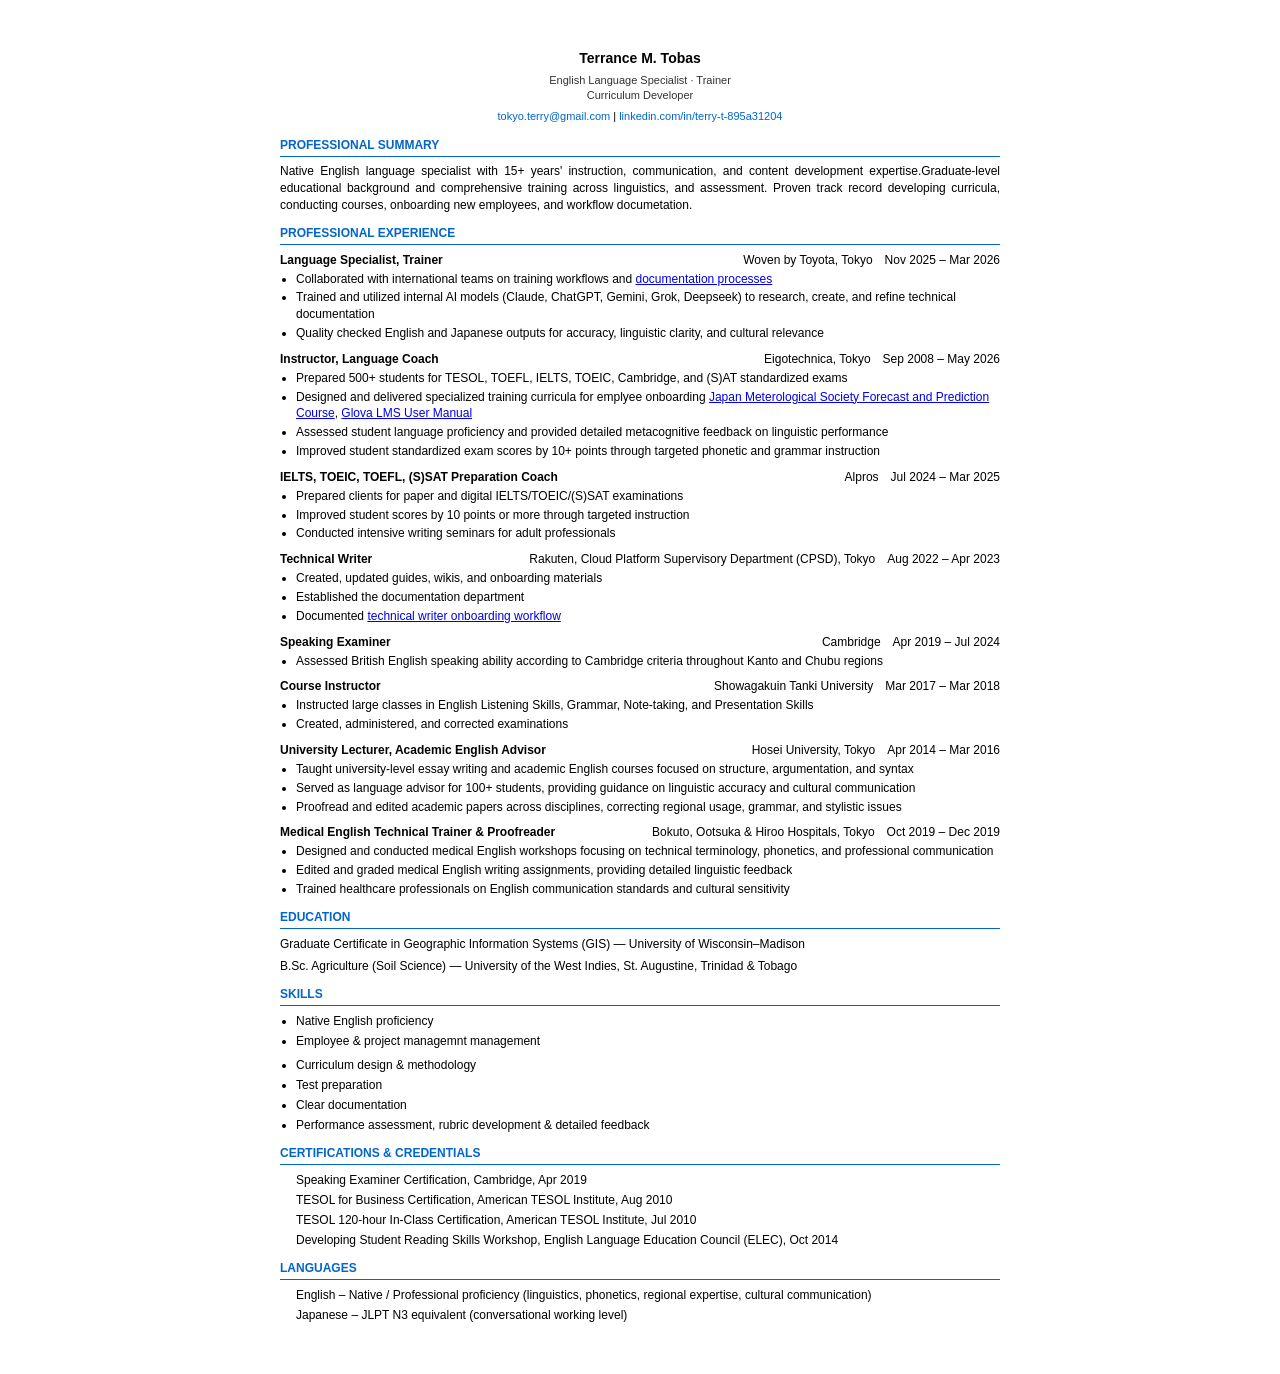
<file: resume_template_master_facilitator-trainer.html>
<!DOCTYPE html>
<html lang="en">
<head>
    <meta charset="UTF-8">
    <meta name="viewport" content="width=device-width, initial-scale=1.0">
    <title>Terrance M.Tobas CV</title>
    <style>
        * {
            margin: 0;
            padding: 0;
            box-sizing: border-box;
        }
        
        body {
            font-family: Calibri, Arial, sans-serif;
            font-size: 12px;
            line-height: 1.5;
            color: #000;
            background: #fff;
            padding: 0.5in;
            max-width: 8.5in;
            margin: 0 auto;
        }
        
        .container {
            width: 100%;
        }
        
        /* Header / Contact Section - CENTERED */
        .header {
            text-align: center;
            margin-bottom: 12px;
        }
        
        .name {
            font-size: 14px;
            font-weight: bold;
            margin-bottom: 4px;
        }
        
        .subtitle {
            font-size: 11px;
            color: #333;
            margin-bottom: 4px;
            line-height: 1.4;
        }
        
        .contact-info {
            font-size: 11px;
            margin-bottom: 0;
        }
        
        .contact-info a {
            color: #0066cc;
            text-decoration: none;
        }
        
        .contact-info a:hover {
            text-decoration: underline;
        }
        
        .contact-info span {
            margin: 0 4px;
        }
        
        /* Section Headers - Match link color */
        h2 {
            font-size: 12px;
            font-weight: bold;
            text-transform: uppercase;
            margin-top: 10px;
            margin-bottom: 6px;
            border-bottom: 1px solid #0066cc;
            padding-bottom: 2px;
            color: #0066cc;
        }
        
        /* Professional Summary */
        .summary {
            font-size: 12px;
            line-height: 1.4;
            margin-bottom: 8px;
            text-align: justify;
        }
        
        /* Job Entry */
        .job-entry {
            margin-bottom: 8px;
        }
        
        /* Job Header with FLEXBOX RIGHT-ALIGN */
        .job-header {
            display: flex;
            justify-content: space-between;
            margin-bottom: 2px;
            align-items: baseline;
        }
        
        .job-title {
            font-weight: bold;
            font-size: 12px;
            flex-grow: 1;
        }
        
        .job-company {
            font-size: 12px;
            margin-left: 8px;
            flex-shrink: 0;
        }
        
        .job-period {
            font-size: 12px;
            color: #000;
            margin-left: 12px;
            flex-shrink: 0;
            white-space: nowrap;
        }
        
        .job-title-line {
            font-size: 12px;
            font-style: italic;
            margin-bottom: 3px;
            color: #555;
        }
        
        .job-bullets {
            margin-left: 16px;
            margin-bottom: 4px;
        }
        
        .job-bullets li {
            font-size: 12px;
            line-height: 1.4;
            margin-bottom: 2px;
            list-style-type: disc;
        }
        
        /* Education */
        .education-item {
            font-size: 12px;
            margin-bottom: 4px;
        }
        
        /* White-text dates for university (hidden) */
        .dates-hidden {
            color: #ffffff;
            font-size: 12px;
        }
        
        /* Skills */
        .skills-category {
            margin-bottom: 6px;
        }
        
        .skills-category-title {
            font-weight: bold;
            font-size: 12px;
        }
        
        .skills-list {
            font-size: 12px;
            margin-left: 16px;
        }
        
        .skills-list li {
            margin-bottom: 2px;
            list-style-type: disc;
        }
        
        /* Credentials */
        .credentials-item {
            font-size: 12px;
            margin-bottom: 2px;
            margin-left: 16px;
        }
        
        /* Print Styles */
        @media print {
            body {
                padding: 0;
                margin: 0;
            }
            .container {
                max-width: 100%;
            }
        }
    </style>
</head>
<body>
    <div class="container">
        <!-- Header / Contact - CENTERED -->
        <div class="header">
            <div class="name">Terrance M. Tobas</div>
            <div class="subtitle">
                English Language Specialist · Trainer<br>
                Curriculum Developer
            </div>
            <div class="contact-info">
                <a href="mailto:tokyo.terry@gmail.com">tokyo.terry@gmail.com</a> | 
                <a href="https://linkedin.com/in/terry-t-895a31204">linkedin.com/in/terry-t-895a31204</a>
            </div>
        </div>
        
        <!-- Professional Summary -->
        <h2>Professional Summary</h2>
        <div class="summary">
            Native English language specialist with 15+ years' instruction, communication, and content development expertise.Graduate-level educational background and comprehensive training across linguistics, and assessment. Proven track record developing curricula, conducting courses, onboarding new employees, and workflow documetation.
        </div>
        
        <!-- Experience -->
        <h2>Professional Experience</h2>
        
        <div class="job-entry">
            <div class="job-header">
                <div class="job-title">Language Specialist, Trainer</div>
                <div class="job-company">Woven by Toyota, Tokyo</div>
                <div class="job-period">Nov 2025 – Mar 2026</div>
            </div>
            <ul class="job-bullets">
                 <li>Collaborated with international teams on training workflows and <a href="https://drive.google.com/file/d/1VU63W-6No1EmKfKZsFgjrZDazcpnjgHF/view?usp=drive_link">documentation processes</a></li>
                <li>Trained and utilized internal AI models (Claude, ChatGPT, Gemini, Grok, Deepseek) to research, create, and refine technical documentation</li>
                <li>Quality checked English and Japanese outputs for accuracy, linguistic clarity, and cultural relevance</li>
            </ul>
        </div>
        
        <div class="job-entry">
            <div class="job-header">
                <div class="job-title">Instructor, Language Coach</div>
                <div class="job-company">Eigotechnica, Tokyo</div>
                <div class="job-period">Sep 2008 – May 2026</div>
            </div>
            <ul class="job-bullets">
                <li>Prepared 500+ students for TESOL, TOEFL, IELTS, TOEIC, Cambridge, and (S)AT standardized exams</li>
                <li>Designed and delivered specialized training curricula for emplyee onboarding <a href="https://drive.google.com/file/d/1a42xD7j3H8Ymm1C-CtiS563jJvS7rmXu/view?usp=drive_link">Japan Meterological Society Forecast and Prediction Course</a>, 
<a href="https://drive.google.com/file/d/1ZAtEbf_mN63oOtyVbDO5PqLI1aEQNc1w/view?usp=drive_link">Glova LMS User Manual</a></li>
                <li>Assessed student language proficiency and provided detailed metacognitive feedback on linguistic performance</li>
                <li>Improved student standardized exam scores by 10+ points through targeted phonetic and grammar instruction</li>
            </ul>
        </div>
        
        <div class="job-entry">
            <div class="job-header">
                <div class="job-title">IELTS, TOEIC, TOEFL, (S)SAT Preparation Coach</div>
                <div class="job-company">Alpros</div>
                <div class="job-period">Jul 2024 – Mar 2025</div>
            </div>
            <ul class="job-bullets">
                <li>Prepared clients for paper and digital IELTS/TOEIC/(S)SAT examinations</li>
                <li>Improved student scores by 10 points or more through targeted instruction</li>
                <li>Conducted intensive writing seminars for adult professionals</li>
            </ul>
        </div>       
        <div class="job-entry">
            <div class="job-header">
                <div class="job-title">Technical Writer</div>
                <div class="job-company">Rakuten, Cloud Platform Supervisory Department (CPSD), Tokyo</div>
                <div class="job-period">Aug 2022 – Apr 2023</div>
            </div>
            <ul class="job-bullets">
                <li>Created, updated guides, wikis, and onboarding materials</li>
                <li>Established the documentation department</li>
                <li>Documented <a href="https://drive.google.com/file/d/1u5lE4d1VAyCoySRkghw__4IAHfD3HxJb/view?usp=drive_link">technical writer onboarding workflow</a></li>
            </ul>
        </div>
        <div class="job-entry">
            <div class="job-header">
                <div class="job-title">Speaking Examiner</div>
                <div class="job-company">Cambridge</div>
                <div class="job-period">Apr 2019 – Jul 2024</div>
            </div>
            <ul class="job-bullets">
                <li>Assessed British English speaking ability according to Cambridge criteria throughout Kanto and Chubu regions</li>
            </ul>
        </div>
        
        <div class="job-entry">
            <div class="job-header">
                <div class="job-title">Course Instructor</div>
                <div class="job-company">Showagakuin Tanki University</div>
                <div class="job-period">Mar 2017 – Mar 2018</div>
            </div>
            <ul class="job-bullets">
                <li>Instructed large classes in English Listening Skills, Grammar, Note-taking, and Presentation Skills</li>
                <li>Created, administered, and corrected examinations</li>
            </ul>
        </div>
        
        <div class="job-entry">
            <div class="job-header">
                <div class="job-title">University Lecturer, Academic English Advisor</div>
                <div class="job-company">Hosei University, Tokyo</div>
                <div class="job-period">Apr 2014 – Mar 2016</div>
            </div>
            <ul class="job-bullets">
                <li>Taught university-level essay writing and academic English courses focused on structure, argumentation, and syntax</li>
                <li>Served as language advisor for 100+ students, providing guidance on linguistic accuracy and cultural communication</li>
                <li>Proofread and edited academic papers across disciplines, correcting regional usage, grammar, and stylistic issues</li>
            </ul>
        </div>
        
        <div class="job-entry">
            <div class="job-header">
                <div class="job-title">Medical English Technical Trainer & Proofreader</div>
                <div class="job-company">Bokuto, Ootsuka & Hiroo Hospitals, Tokyo</div>
                <div class="job-period">Oct 2019 – Dec 2019</div>
            </div>
            <ul class="job-bullets">
                <li>Designed and conducted medical English workshops focusing on technical terminology, phonetics, and professional communication</li>
                <li>Edited and graded medical English writing assignments, providing detailed linguistic feedback</li>
                <li>Trained healthcare professionals on English communication standards and cultural sensitivity</li>
            </ul>
        </div>
        
        <!-- Education -->
        <h2>Education</h2>
        <div class="education-item">
            Graduate Certificate in Geographic Information Systems (GIS) — University of Wisconsin–Madison<span class="dates-hidden">, Sep 2001 – Oct 2004</span>
        </div>
        <div class="education-item">
            B.Sc. Agriculture (Soil Science) — University of the West Indies, St. Augustine, Trinidad & Tobago<span class="dates-hidden">, Jan 1995 – Sep 1997</span>
        </div>
        
        <!-- Skills -->
        <h2>Skills</h2>
        
        <div class="skills-category">

            <ul class="skills-list">
                <li>Native English proficiency</li>
                <li>Employee & project managemnt management</li>
            </ul>
        </div>        
        <div class="skills-category">
            <ul class="skills-list">
                <li>Curriculum design & methodology</li>
                <li>Test preparation</li>
                <li>Clear documentation</li>
                <li>Performance assessment, rubric development & detailed feedback</li>
            </ul>
        </div>
        
        <!-- Credentials -->
        <h2>Certifications & Credentials</h2>
        <div class="credentials-item">
            Speaking Examiner Certification, Cambridge, Apr 2019
        </div>
        <div class="credentials-item">
            TESOL for Business Certification, American TESOL Institute, Aug 2010
        </div>
        <div class="credentials-item">
            TESOL 120-hour In-Class Certification, American TESOL Institute, Jul 2010
        </div>
        <div class="credentials-item">
            Developing Student Reading Skills Workshop, English Language Education Council (ELEC), Oct 2014
        </div>
        
        <!-- Languages -->
        <h2>Languages</h2>
        <div class="credentials-item">
            English – Native / Professional proficiency (linguistics, phonetics, regional expertise, cultural communication)
        </div>
        <div class="credentials-item">
            Japanese – JLPT N3 equivalent (conversational working level)
        </div>
        
    </div>
</body>
</html>
</file>
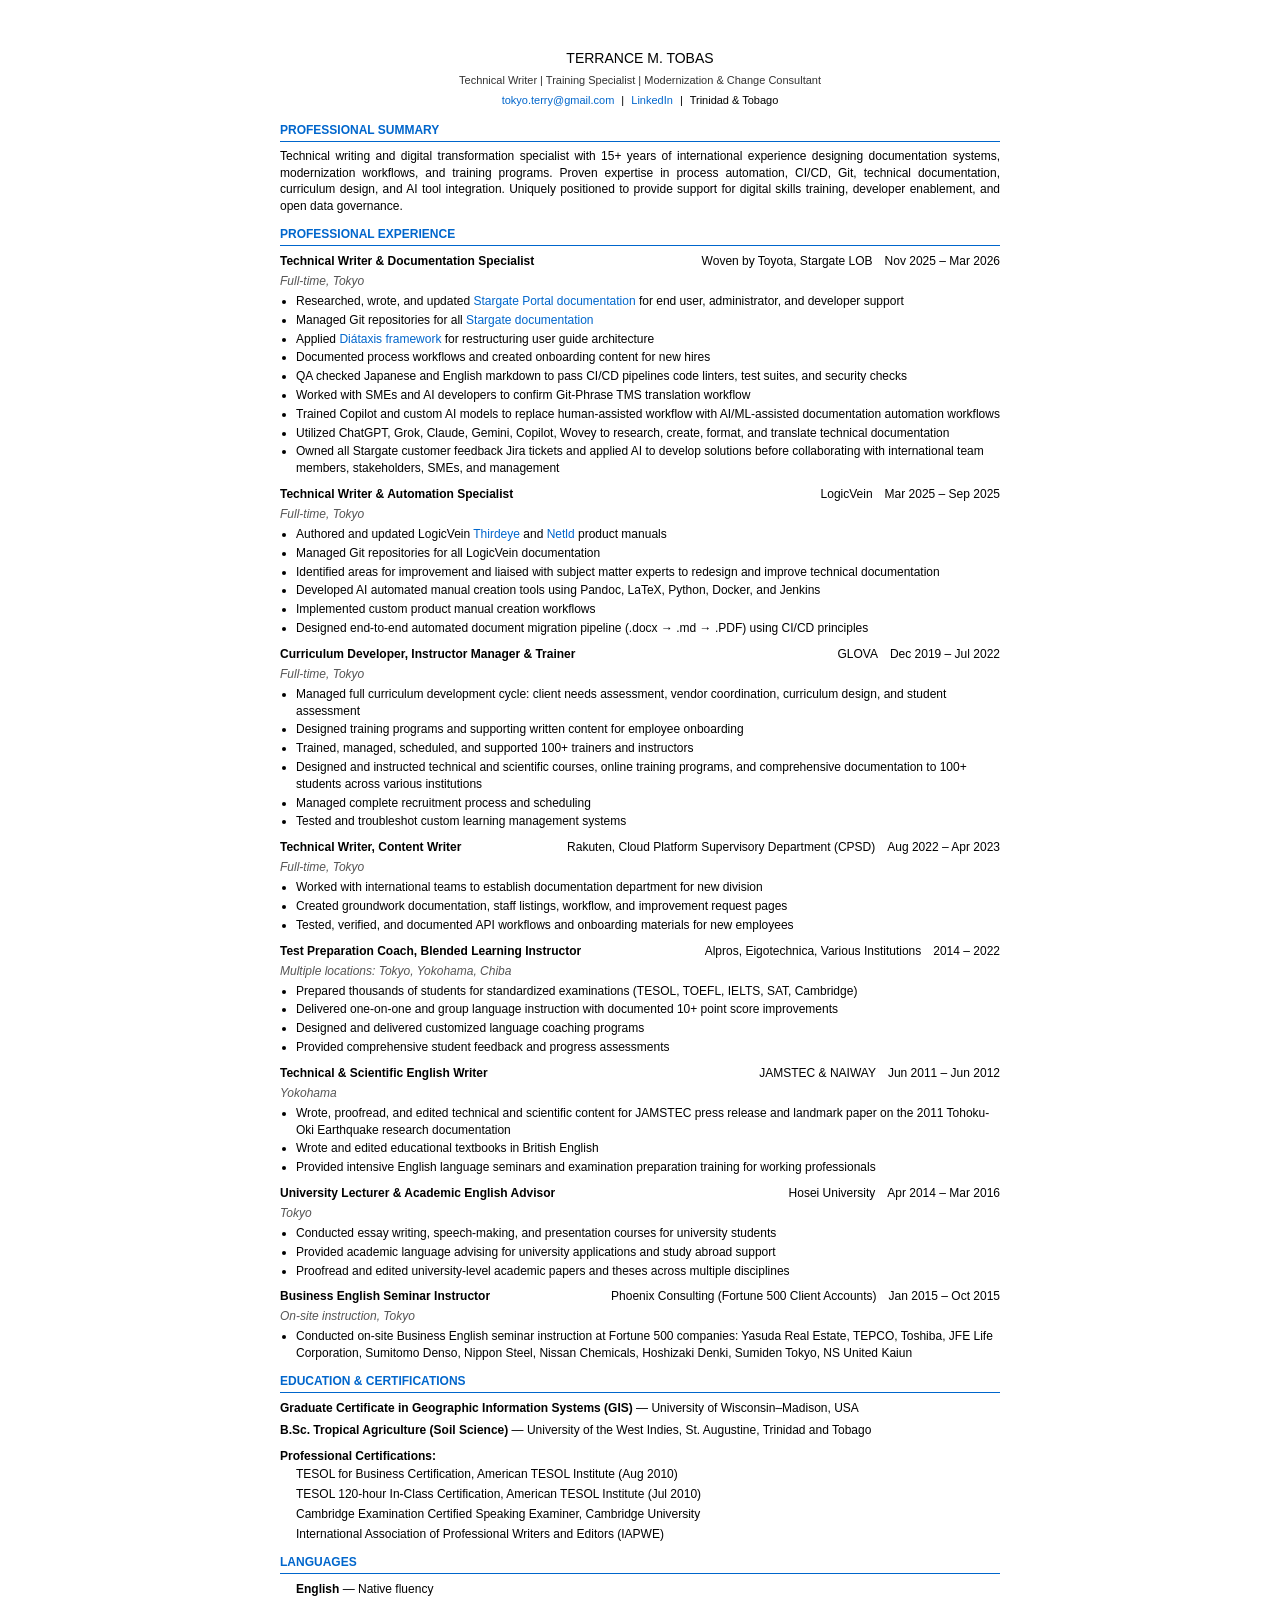
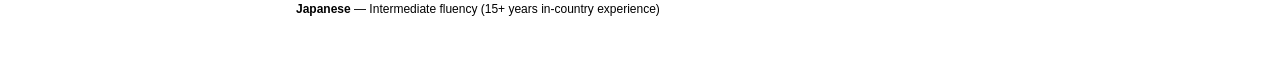
<file: capability-pitch/03-MPAAI-Prospecting-Resume-DRAFT2.html>
<!DOCTYPE html>
<html lang="en">
<head>
    <meta charset="UTF-8">
    <meta name="viewport" content="width=device-width, initial-scale=1.0">
    <title>Terrance M. Tobas - Technical Writer & Training Specialist</title>
    <style>
        * {
            margin: 0;
            padding: 0;
            box-sizing: border-box;
        }

        body {
            font-family: Calibri, Arial, sans-serif;
            font-size: 12px;
            line-height: 1.5;
            color: #000;
            background: #fff;
            padding: 0.5in;
            max-width: 8.5in;
            margin: 0 auto;
        }

        .container {
            width: 100%;
        }

        /* Header / Contact Section - CENTERED */
        .header {
            text-align: center;
            margin-bottom: 12px;
        }

        .name {
            font-size: 14px;
            font-weight: normal;
            margin-bottom: 4px;
        }

        .subtitle {
            font-size: 11px;
            color: #333;
            margin-bottom: 4px;
            line-height: 1.4;
        }

        .contact-info {
            font-size: 11px;
            margin-bottom: 0;
        }

        .contact-info a {
            color: #0066cc;
            text-decoration: none;
        }

        .contact-info a:hover {
            text-decoration: underline;
        }

        .contact-info span {
            margin: 0 4px;
        }

        /* Section Headers - Match link color */
        h2 {
            font-size: 12px;
            font-weight: bold;
            text-transform: uppercase;
            margin-top: 10px;
            margin-bottom: 6px;
            border-bottom: 1px solid #0066cc;
            padding-bottom: 2px;
            color: #0066cc;
        }

        /* Professional Summary */
        .summary {
            font-size: 12px;
            line-height: 1.4;
            margin-bottom: 8px;
            text-align: justify;
        }

        /* Job Entry */
        .job-entry {
            margin-bottom: 8px;
        }

        /* Job Header with FLEXBOX RIGHT-ALIGN */
        .job-header {
            display: flex;
            justify-content: space-between;
            margin-bottom: 2px;
            align-items: baseline;
        }

        .job-title {
            font-weight: bold;
            font-size: 12px;
            flex-grow: 1;
        }

        .job-company {
            font-size: 12px;
            margin-left: 8px;
            flex-shrink: 0;
        }

        .job-period {
            font-size: 12px;
            color: #000;
            margin-left: 12px;
            flex-shrink: 0;
            white-space: nowrap;
        }

        .job-title-line {
            font-size: 12px;
            font-style: italic;
            margin-bottom: 3px;
            color: #555;
        }

        .job-bullets {
            margin-left: 16px;
            margin-bottom: 4px;
        }

        .job-bullets li {
            font-size: 12px;
            line-height: 1.4;
            margin-bottom: 2px;
            list-style-type: disc;
        }

        /* Links in job bullets */
        .job-bullets a {
            color: #0066cc;
            text-decoration: none;
        }

        .job-bullets a:hover {
            text-decoration: underline;
        }

        /* Education */
        .education-item {
            font-size: 12px;
            margin-bottom: 4px;
        }

        /* White-text dates for university (hidden) */
        .dates-hidden {
            color: #ffffff;
            font-size: 12px;
        }

        /* Skills */
        .skills-category {
            margin-bottom: 6px;
        }

        .skills-category-title {
            font-weight: bold;
            font-size: 12px;
        }

        .skills-list {
            font-size: 12px;
            margin-left: 16px;
        }

        .skills-list li {
            margin-bottom: 2px;
            list-style-type: disc;
        }

        /* Credentials */
        .credentials-item {
            font-size: 12px;
            margin-bottom: 2px;
            margin-left: 16px;
        }

        /* Print Styles */
        @media print {
            body {
                padding: 0;
                margin: 0;
            }
            .container {
                max-width: 100%;
            }
        }
    </style>
</head>
<body>
    <div class="container">
        <!-- Header / Contact - CENTERED -->
        <div class="header">
            <div class="name">TERRANCE M. TOBAS</div>
            <div class="subtitle">
                Technical Writer | Training Specialist | Modernization & Change Consultant
            </div>
            <div class="contact-info">
                <a href="mailto:tokyo.terry@gmail.com">tokyo.terry@gmail.com</a>
                <span>|</span>
                <a href="https://www.linkedin.com/in/terry-t-895a31204/">LinkedIn</a>
                <span>|</span>
                Trinidad & Tobago
            </div>
        </div>

        <!-- Professional Summary -->
        <h2>Professional Summary</h2>
        <div class="summary">
            Technical writing and digital transformation specialist with 15+ years of international experience designing documentation systems, modernization workflows, and training programs. Proven expertise in process automation, CI/CD, Git, technical documentation, curriculum design, and AI tool integration. Uniquely positioned to provide support for digital skills training, developer enablement, and open data governance.
        </div>

        <!-- Experience -->
        <h2>Professional Experience</h2>

        <div class="job-entry">
            <div class="job-header">
                <div class="job-title">Technical Writer & Documentation Specialist</div>
                <div class="job-company">Woven by Toyota, Stargate LOB</div>
                <div class="job-period">Nov 2025 – Mar 2026</div>
            </div>
            <div class="job-title-line">Full-time, Tokyo</div>
            <ul class="job-bullets">
                <li>Researched, wrote, and updated <a href="https://share.google/aimode/DO7RLb4eOvPZlfOZN">Stargate Portal documentation</a> for end user, administrator, and developer support</li>
                <li>Managed Git repositories for all <a href="https://drive.google.com/file/d/1tvnIn7ilIhLjG6UDZCULCfWlh1-RTG05/view?usp=drive_link">Stargate documentation</a></li>
                <li>Applied <a href="https://diataxis.fr/">Diátaxis framework</a> for restructuring user guide architecture</li>
                <li>Documented process workflows and created onboarding content for new hires</li>
                <li>QA checked Japanese and English markdown to pass CI/CD pipelines code linters, test suites, and security checks</li>
                <li>Worked with SMEs and AI developers to confirm Git-Phrase TMS translation workflow</li>
                <li>Trained Copilot and custom AI models to replace human-assisted workflow with AI/ML-assisted documentation automation workflows</li>
                <li>Utilized ChatGPT, Grok, Claude, Gemini, Copilot, Wovey to research, create, format, and translate technical documentation</li>
                <li>Owned all Stargate customer feedback Jira tickets and applied AI to develop solutions before collaborating with international team members, stakeholders, SMEs, and management</li>
            </ul>
        </div>

        <div class="job-entry">
            <div class="job-header">
                <div class="job-title">Technical Writer & Automation Specialist</div>
                <div class="job-company">LogicVein</div>
                <div class="job-period">Mar 2025 – Sep 2025</div>
            </div>
            <div class="job-title-line">Full-time, Tokyo</div>
            <ul class="job-bullets">
                <li>Authored and updated LogicVein <a href="https://drive.google.com/file/d/1MD3gLzChz81o0Qv8u9LUynzAzuN94V67/view?usp=drive_link">Thirdeye</a> and <a href="https://drive.google.com/file/d/1f2TOSX2BtzPa-g3vQE-ooNm3sO9wXXXt/view?usp=drive_link">Netld</a> product manuals</li>
                <li>Managed Git repositories for all LogicVein documentation</li>
                <li>Identified areas for improvement and liaised with subject matter experts to redesign and improve technical documentation</li>
                <li>Developed AI automated manual creation tools using Pandoc, LaTeX, Python, Docker, and Jenkins</li>
                <li>Implemented custom product manual creation workflows</li>
                <li>Designed end-to-end automated document migration pipeline (.docx → .md → .PDF) using CI/CD principles</li>
            </ul>
        </div>

        <div class="job-entry">
            <div class="job-header">
                <div class="job-title">Curriculum Developer, Instructor Manager & Trainer</div>
                <div class="job-company">GLOVA</div>
                <div class="job-period">Dec 2019 – Jul 2022</div>
            </div>
            <div class="job-title-line">Full-time, Tokyo</div>
            <ul class="job-bullets">
                <li>Managed full curriculum development cycle: client needs assessment, vendor coordination, curriculum design, and student assessment</li>
                <li>Designed training programs and supporting written content for employee onboarding</li>
                <li>Trained, managed, scheduled, and supported 100+ trainers and instructors</li>
                <li>Designed and instructed technical and scientific courses, online training programs, and comprehensive documentation to 100+ students across various institutions</li>
                <li>Managed complete recruitment process and scheduling</li>
                <li>Tested and troubleshot custom learning management systems</li>
            </ul>
        </div>

        <div class="job-entry">
            <div class="job-header">
                <div class="job-title">Technical Writer, Content Writer</div>
                <div class="job-company">Rakuten, Cloud Platform Supervisory Department (CPSD)</div>
                <div class="job-period">Aug 2022 – Apr 2023</div>
            </div>
            <div class="job-title-line">Full-time, Tokyo</div>
            <ul class="job-bullets">
                <li>Worked with international teams to establish documentation department for new division</li>
                <li>Created groundwork documentation, staff listings, workflow, and improvement request pages</li>
                <li>Tested, verified, and documented API workflows and onboarding materials for new employees</li>
            </ul>
        </div>

        <div class="job-entry">
            <div class="job-header">
                <div class="job-title">Test Preparation Coach, Blended Learning Instructor</div>
                <div class="job-company">Alpros, Eigotechnica, Various Institutions</div>
                <div class="job-period">2014 – 2022</div>
            </div>
            <div class="job-title-line">Multiple locations: Tokyo, Yokohama, Chiba</div>
            <ul class="job-bullets">
                <li>Prepared thousands of students for standardized examinations (TESOL, TOEFL, IELTS, SAT, Cambridge)</li>
                <li>Delivered one-on-one and group language instruction with documented 10+ point score improvements</li>
                <li>Designed and delivered customized language coaching programs</li>
                <li>Provided comprehensive student feedback and progress assessments</li>
            </ul>
        </div>

        <div class="job-entry">
            <div class="job-header">
                <div class="job-title">Technical & Scientific English Writer</div>
                <div class="job-company">JAMSTEC & NAIWAY</div>
                <div class="job-period">Jun 2011 – Jun 2012</div>
            </div>
            <div class="job-title-line">Yokohama</div>
            <ul class="job-bullets">
                <li>Wrote, proofread, and edited technical and scientific content for JAMSTEC press release and landmark paper on the 2011 Tohoku-Oki Earthquake research documentation</li>
                <li>Wrote and edited educational textbooks in British English</li>
                <li>Provided intensive English language seminars and examination preparation training for working professionals</li>
            </ul>
        </div>

        <div class="job-entry">
            <div class="job-header">
                <div class="job-title">University Lecturer & Academic English Advisor</div>
                <div class="job-company">Hosei University</div>
                <div class="job-period">Apr 2014 – Mar 2016</div>
            </div>
            <div class="job-title-line">Tokyo</div>
            <ul class="job-bullets">
                <li>Conducted essay writing, speech-making, and presentation courses for university students</li>
                <li>Provided academic language advising for university applications and study abroad support</li>
                <li>Proofread and edited university-level academic papers and theses across multiple disciplines</li>
            </ul>
        </div>

        <div class="job-entry">
            <div class="job-header">
                <div class="job-title">Business English Seminar Instructor</div>
                <div class="job-company">Phoenix Consulting (Fortune 500 Client Accounts)</div>
                <div class="job-period">Jan 2015 – Oct 2015</div>
            </div>
            <div class="job-title-line">On-site instruction, Tokyo</div>
            <ul class="job-bullets">
                <li>Conducted on-site Business English seminar instruction at Fortune 500 companies: Yasuda Real Estate, TEPCO, Toshiba, JFE Life Corporation, Sumitomo Denso, Nippon Steel, Nissan Chemicals, Hoshizaki Denki, Sumiden Tokyo, NS United Kaiun</li>
            </ul>
        </div>

        <!-- Education -->
        <h2>Education & Certifications</h2>
        <div class="education-item">
            <strong>Graduate Certificate in Geographic Information Systems (GIS)</strong> — University of Wisconsin–Madison, USA
        </div>
        <div class="education-item">
            <strong>B.Sc. Tropical Agriculture (Soil Science)</strong> — University of the West Indies, St. Augustine, Trinidad and Tobago
        </div>

        <div style="margin-top: 8px;">
            <div class="skills-category-title">Professional Certifications:</div>
            <div class="credentials-item">TESOL for Business Certification, American TESOL Institute (Aug 2010)</div>
            <div class="credentials-item">TESOL 120-hour In-Class Certification, American TESOL Institute (Jul 2010)</div>
            <div class="credentials-item">Cambridge Examination Certified Speaking Examiner, Cambridge University</div>
            <div class="credentials-item">International Association of Professional Writers and Editors (IAPWE)</div>
        </div>

        <!-- Languages -->
        <h2>Languages</h2>
        <div class="credentials-item">
            <strong>English</strong> — Native fluency
        </div>
        <div class="credentials-item">
            <strong>Japanese</strong> — Intermediate fluency (15+ years in-country experience)
        </div>

    </div>
</body>
</html>
</file>
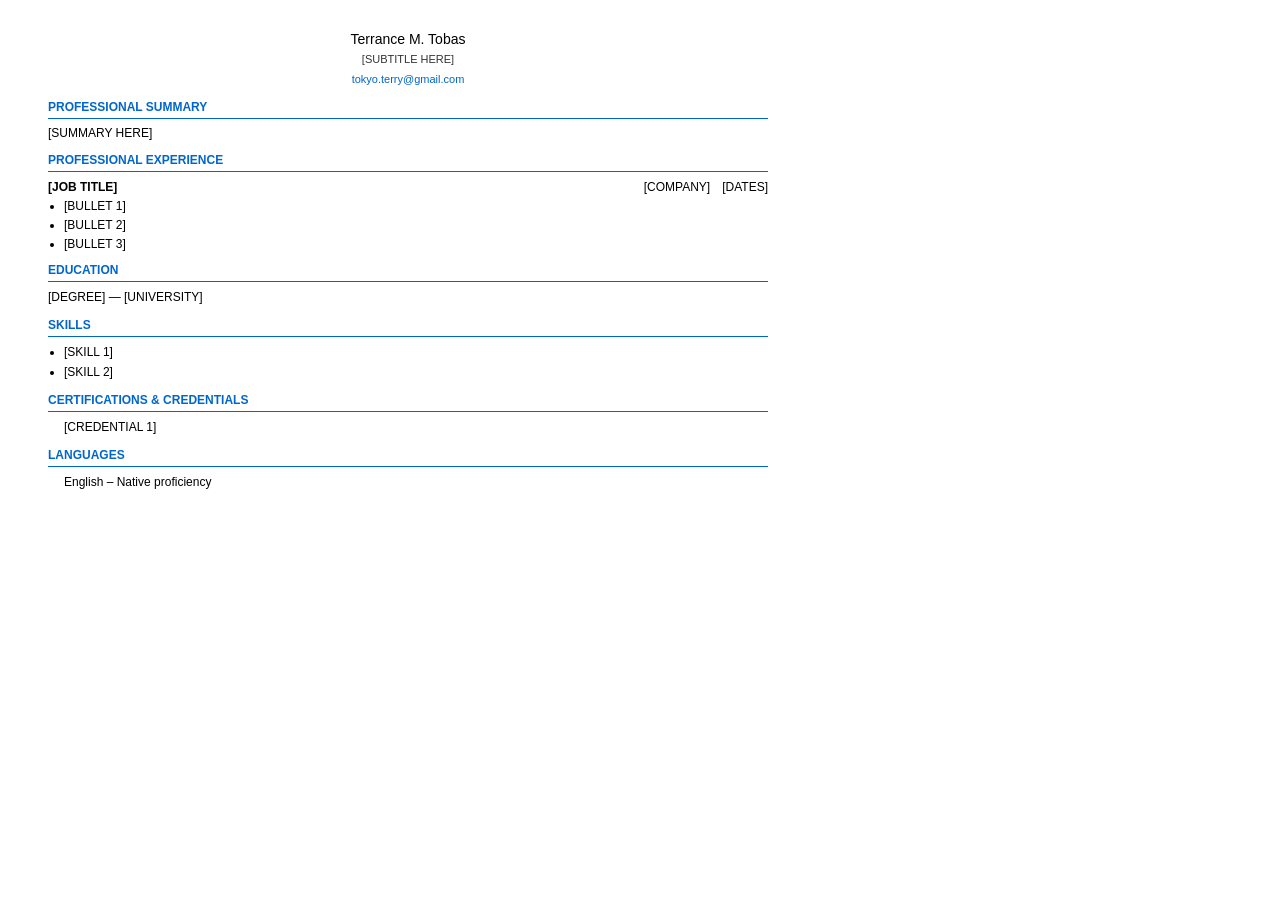
<file: resume_pro/resume_template_master.html>
<!DOCTYPE html>
<html lang="en">
<head>
    <meta charset="UTF-8">
    <meta name="viewport" content="width=device-width, initial-scale=1.0">
    <title>Terrance M. Tobas CV</title>
    <style>
        * {
            margin: 0;
            padding: 0;
            box-sizing: border-box;
        }

        body {
            font-family: Calibri, Arial, sans-serif;
            font-size: 12px;
            line-height: 1.5;
            color: #000;
            background: #fff;
            padding: 0.3in 0.5in;
            max-width: 8.5in;
            margin: 0;
        }

        .container {
            width: 100%;
        }

        /* Header / Contact Section - CENTERED */
        .header {
            text-align: center;
            margin-bottom: 8px;
            margin-top: 0;
        }

        .name {
            font-size: 14px;
            font-weight: normal;
            margin-bottom: 2px;
            margin-top: 0;
        }

        .subtitle {
            font-size: 11px;
            color: #333;
            margin-bottom: 4px;
            line-height: 1.4;
        }

        .contact-info {
            font-size: 11px;
            margin-bottom: 0;
        }

        .contact-info a {
            color: #0066cc;
            text-decoration: none;
        }

        .contact-info a:hover {
            text-decoration: underline;
        }

        .contact-info span {
            margin: 0 4px;
        }

        /* Section Headers - Match link color */
        h2 {
            font-size: 12px;
            font-weight: bold;
            text-transform: uppercase;
            margin-top: 10px;
            margin-bottom: 6px;
            border-bottom: 1px solid #0066cc;
            padding-bottom: 2px;
            color: #0066cc;
        }

        /* Professional Summary */
        .summary {
            font-size: 12px;
            line-height: 1.4;
            margin-bottom: 8px;
            text-align: justify;
        }

        /* Job Entry */
        .job-entry {
            margin-bottom: 8px;
        }

        /* Job Header with FLEXBOX RIGHT-ALIGN */
        .job-header {
            display: flex;
            justify-content: space-between;
            margin-bottom: 2px;
            align-items: baseline;
        }

        .job-title {
            font-weight: bold;
            font-size: 12px;
            flex-grow: 1;
        }

        .job-company {
            font-size: 12px;
            margin-left: 8px;
            flex-shrink: 0;
        }

        .job-period {
            font-size: 12px;
            color: #000;
            margin-left: 12px;
            flex-shrink: 0;
            white-space: nowrap;
        }

        .job-title-line {
            font-size: 12px;
            font-style: italic;
            margin-bottom: 3px;
            color: #555;
        }

        .job-bullets {
            margin-left: 16px;
            margin-bottom: 4px;
        }

        .job-bullets li {
            font-size: 12px;
            line-height: 1.4;
            margin-bottom: 2px;
            list-style-type: disc;
        }

        /* Links in job bullets */
        .job-bullets a {
            color: #0066cc;
            text-decoration: none;
        }

        .job-bullets a:hover {
            text-decoration: underline;
        }

        /* Education */
        .education-item {
            font-size: 12px;
            margin-bottom: 4px;
        }

        /* White-text dates for university (hidden) */
        .dates-hidden {
            color: #ffffff;
            font-size: 12px;
        }

        /* Skills */
        .skills-category {
            margin-bottom: 6px;
        }

        #education-section {
            margin-top: 8px;
        }

        .skills-category-title {
            font-weight: bold;
            font-size: 12px;
        }

        .skills-list {
            font-size: 12px;
            margin-left: 16px;
        }

        .skills-list li {
            margin-bottom: 2px;
            list-style-type: disc;
        }

        /* Credentials */
        .credentials-item {
            font-size: 12px;
            margin-bottom: 2px;
            margin-left: 16px;
        }

        /* Print Styles */
        @media print {
            body {
                padding: 0;
                margin: 0;
            }
            .container {
                max-width: 100%;
            }
        }
    </style>
</head>
<body>
    <div class="container">
        <!-- Header / Contact - CENTERED -->
        <div class="header">
            <div class="name">Terrance M. Tobas</div>
            <div class="subtitle">
                [SUBTITLE HERE]
            </div>
            <div class="contact-info">
                <a href="mailto:tokyo.terry@gmail.com">tokyo.terry@gmail.com</a>
            </div>
        </div>

        <!-- Professional Summary -->
        <h2>Professional Summary</h2>
        <div class="summary">
            [SUMMARY HERE]
        </div>

        <!-- Experience -->
        <h2>Professional Experience</h2>

        <div class="job-entry">
            <div class="job-header">
                <div class="job-title">[JOB TITLE]</div>
                <div class="job-company">[COMPANY]</div>
                <div class="job-period">[DATES]</div>
            </div>
            <ul class="job-bullets">
                <li>[BULLET 1]</li>
                <li>[BULLET 2]</li>
                <li>[BULLET 3]</li>
            </ul>
        </div>

        <!-- Education -->
        <h2 id="education-section">Education</h2>
        <div class="education-item">
            [DEGREE] — [UNIVERSITY]<span class="dates-hidden">, [DATES]</span>
        </div>

        <!-- Skills -->
        <h2 id="skills-section">Skills</h2>

        <div class="skills-category">
            <ul class="skills-list">
                <li>[SKILL 1]</li>
                <li>[SKILL 2]</li>
            </ul>
        </div>

        <!-- Credentials -->
        <h2>Certifications & Credentials</h2>
        <div class="credentials-item">
            [CREDENTIAL 1]
        </div>

        <!-- Languages -->
        <h2>Languages</h2>
        <div class="credentials-item">
            English – Native proficiency
        </div>

    </div>
</body>
</html>
</file>
<file: resume-template/resume-template/resume.css>
/* ============================================================
   Resume template — generalized, data-driven styling
   Ink navy on warm paper, single deep-teal accent, serif display
   paired with a clean sans body. Restrained and print-friendly.
   ============================================================ */

:root {
  --paper: #FBFAF6;
  --ink: #1E2A32;
  --ink-soft: #4A5860;
  --rule: #D8D2C4;
  --accent: #2F5D50;
  --accent-soft: #EFF3F1;

  --font-display: "Libre Caslon Text", "Iowan Old Style", "Georgia", serif;
  --font-body: "Inter", -apple-system, "Segoe UI", Roboto, Helvetica, Arial, sans-serif;
}

* { box-sizing: border-box; }

html { -webkit-text-size-adjust: 100%; }

body {
  margin: 0;
  background: var(--paper);
  color: var(--ink);
  font-family: var(--font-body);
  line-height: 1.55;
  -webkit-font-smoothing: antialiased;
}

.resume {
  max-width: 780px;
  margin: 0 auto;
  padding: 56px 32px 96px;
}

.loading, .error {
  font-family: var(--font-body);
  color: var(--ink-soft);
  padding: 64px 0;
  text-align: center;
}

.error { color: #9C3B3B; }

/* ---------- Header ---------- */

.resume-header {
  margin-bottom: 36px;
  padding-bottom: 24px;
  border-bottom: 2px solid var(--ink);
}

.resume-header h1 {
  font-family: var(--font-display);
  font-size: 2.6rem;
  font-weight: 400;
  letter-spacing: 0.01em;
  margin: 0 0 6px;
  color: var(--ink);
}

.subtitle {
  font-size: 1.02rem;
  color: var(--accent);
  font-weight: 600;
  letter-spacing: 0.01em;
  margin-bottom: 10px;
}

.contact-links {
  font-size: 0.9rem;
  color: var(--ink-soft);
}

.contact-links a {
  color: var(--ink-soft);
  text-decoration: none;
  border-bottom: 1px solid var(--rule);
  transition: border-color 0.15s ease, color 0.15s ease;
}

.contact-links a:hover,
.contact-links a:focus-visible {
  color: var(--accent);
  border-color: var(--accent);
}

.contact-links .sep {
  margin: 0 8px;
  color: var(--rule);
}

/* ---------- Section headings ---------- */

h2 {
  font-family: var(--font-display);
  font-size: 1.05rem;
  font-weight: 600;
  text-transform: uppercase;
  letter-spacing: 0.11em;
  color: var(--accent);
  margin: 40px 0 16px;
  padding-bottom: 8px;
  border-bottom: 1px solid var(--rule);
}

h2:first-of-type { margin-top: 0; }

.resume > p {
  margin: 0 0 16px;
  color: var(--ink);
}

.resume > p.tight { margin-bottom: 4px; }

/* ---------- Professional Experience ---------- */

.job {
  margin-bottom: 22px;
}

.job:last-child { margin-bottom: 0; }

.job-header {
  display: flex;
  justify-content: space-between;
  align-items: baseline;
  gap: 16px;
  flex-wrap: wrap;
}

.job-title {
  font-weight: 700;
  font-size: 1rem;
  color: var(--ink);
}

.job-title .company {
  font-weight: 400;
  color: var(--ink-soft);
}

.job-dates {
  font-size: 0.85rem;
  color: var(--ink-soft);
  white-space: nowrap;
  font-variant-numeric: oldstyle-nums;
}

.job-summary {
  font-size: 0.92rem;
  color: var(--ink-soft);
  font-style: italic;
  margin: 4px 0 8px;
}

.job ul {
  margin: 8px 0 0;
  padding-left: 20px;
}

.job li {
  margin-bottom: 4px;
  font-size: 0.94rem;
}

/* ---------- Skills ---------- */

.skills {
  display: flex;
  flex-direction: column;
  gap: 8px;
}

.skill-row {
  display: grid;
  grid-template-columns: 168px 1fr;
  gap: 12px;
  font-size: 0.92rem;
  padding: 6px 10px;
  border-radius: 4px;
}

.skill-row:nth-child(odd) { background: var(--accent-soft); }

.skill-row .label {
  font-weight: 700;
  color: var(--accent);
}

/* ---------- Education ---------- */

.education-item {
  margin: 0 0 6px;
  font-size: 0.94rem;
}

.dates-hidden {
  color: var(--ink-soft);
}

/* ---------- Generic lists (Certifications, Associations, Languages) ---------- */

.resume > ul {
  margin: 0 0 16px;
  padding-left: 20px;
}

.resume > ul li {
  margin-bottom: 4px;
  font-size: 0.94rem;
}

/* ---------- Responsive ---------- */

@media (max-width: 640px) {
  .resume { padding: 36px 20px 64px; }
  .resume-header h1 { font-size: 2rem; }
  .skill-row { grid-template-columns: 1fr; gap: 2px; }
  .job-header { flex-direction: column; gap: 2px; }
}

/* ---------- Print ---------- */

@media print {
  body { background: #fff; }
  .resume { max-width: 100%; padding: 0.4in; }
  h2 { break-after: avoid; }
  .job { break-inside: avoid; }
  a { color: var(--ink) !important; border: none !important; }
}
</file>
